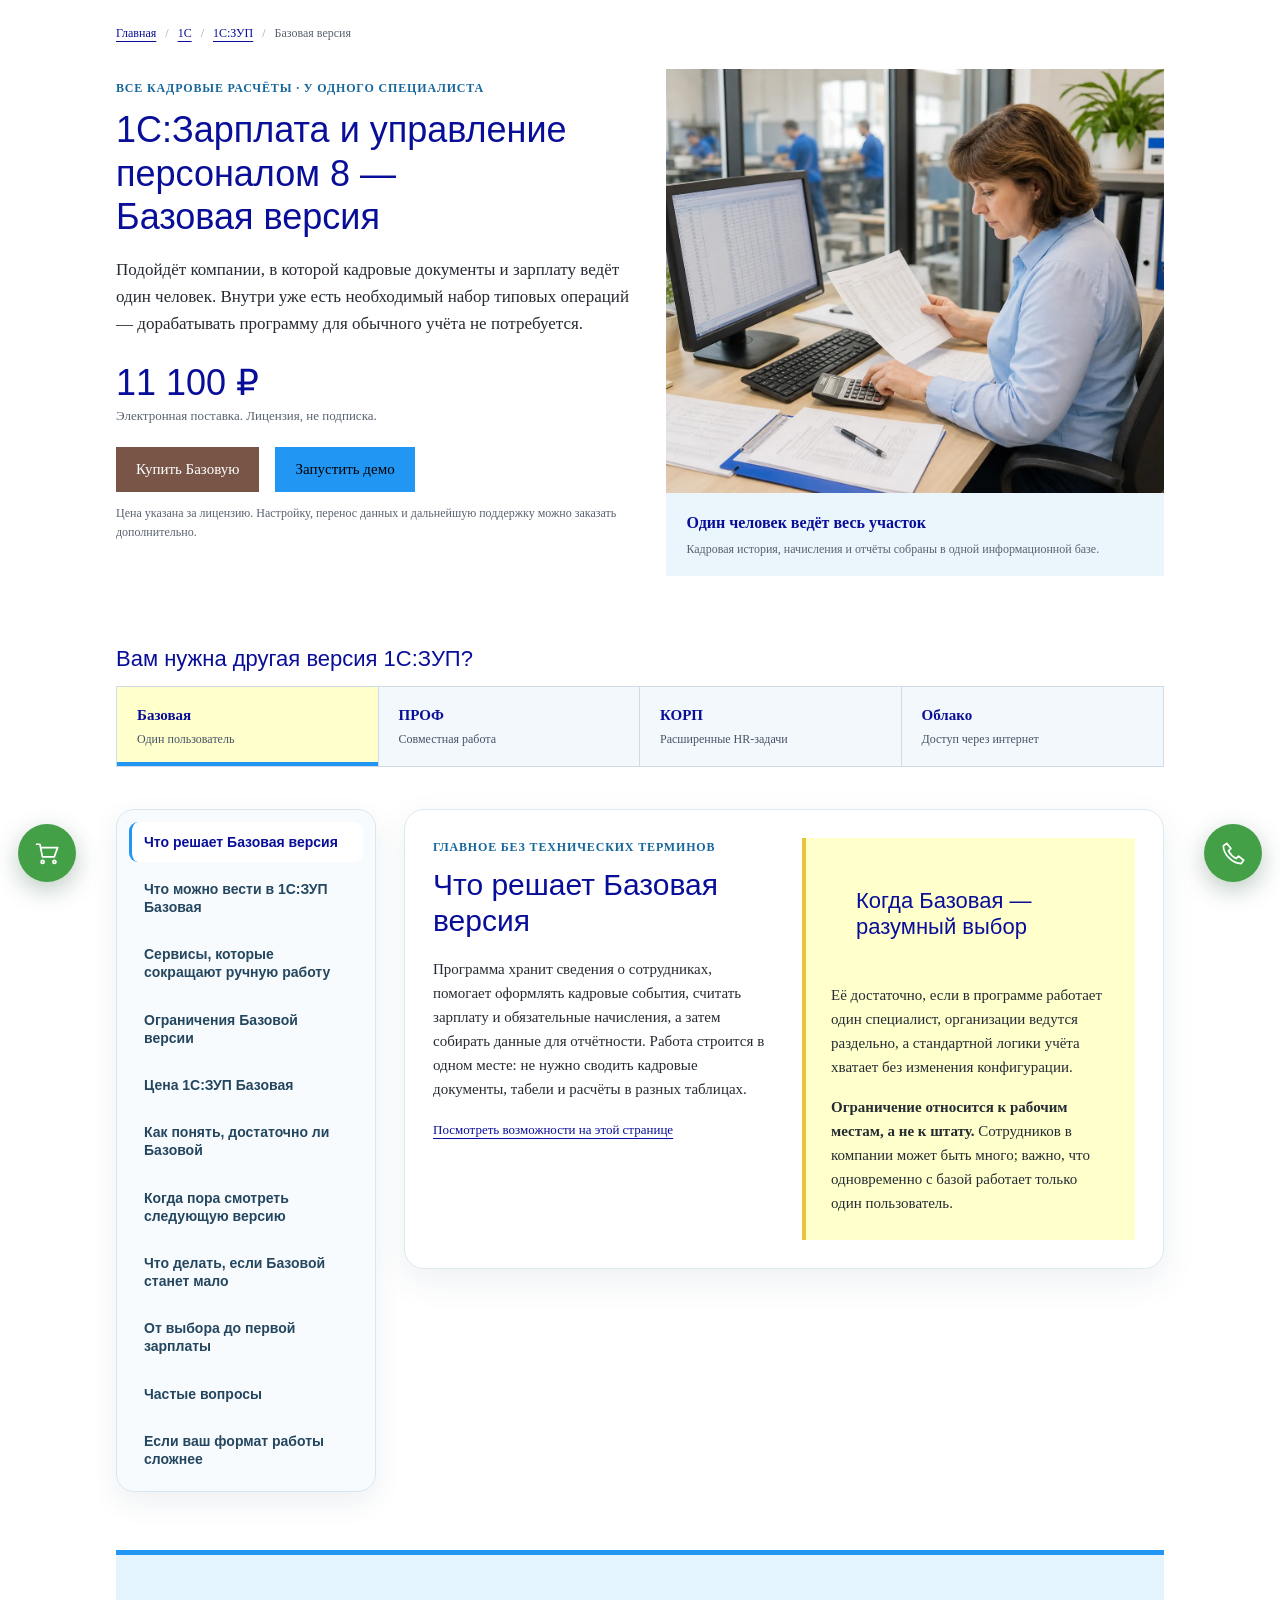
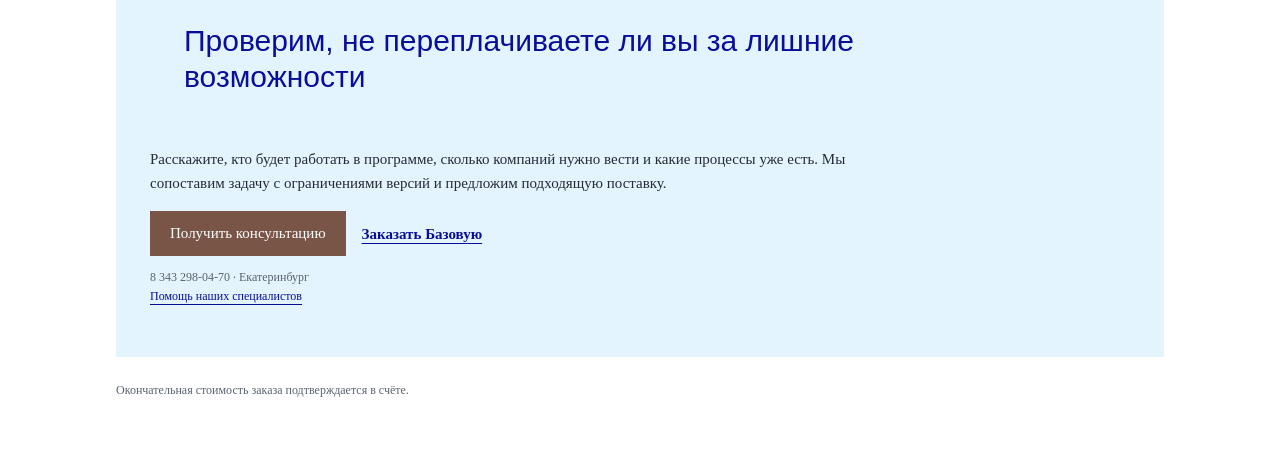
<file: index.html>
<!doctype html>
<html lang="ru">
<head>
  <meta charset="utf-8">
  <meta name="viewport" content="width=device-width, initial-scale=1">
  <title>1С:ЗУП Базовая — кадровый учёт и зарплата на одном рабочем месте</title>
  <meta name="description" content="Разбираем 1С:ЗУП Базовая без сложных формулировок: что умеет программа, кому подходит, чем ограничена и когда лучше выбрать ПРОФ или КОРП.">
  <meta name="robots" content="index,follow">
  <link rel="canonical" href="https://ekburg.1c-center.net/software-1c_business1c_zrp_uprav_personal_base.html">
  <meta property="og:title" content="1С:Зарплата и управление персоналом 8 — Базовая версия">
  <meta property="og:description" content="Кадровый учёт и расчёт зарплаты для компании, где с базой работает один специалист.">
  <meta property="og:type" content="website">
  <meta property="og:url" content="https://ekburg.1c-center.net/software-1c_business1c_zrp_uprav_personal_base.html">
  <meta property="og:image" content="https://ekburg.1c-center.net/zup-basic/assets/basic-payroll.webp">
  <meta property="og:locale" content="ru_RU">
  <link rel="stylesheet" href="style.css">
  <link rel="stylesheet" href="style-w3.css">
  <link rel="stylesheet" href="style-after-w3.css">
  <link rel="stylesheet" href="page.css">
  <link rel="stylesheet" href="experience.css">
  <script src="config.js" defer></script>
  <script src="page.js" defer></script>
  <script src="experience.js" defer></script>
</head>
<body class="zup-page">
  <a class="zup-skip" href="#zup-main">Перейти к содержанию</a>
  <main id="zup-main" class="zup w3-content w3-container" data-content-sections>
    <nav class="zup-crumbs addressbar" aria-label="Хлебные крошки">
      <a href="https://ekburg.1c-center.net/">Главная</a><b aria-hidden="true">/</b><a href="https://ekburg.1c-center.net/software-1c_software-1c.html">1С</a><b aria-hidden="true">/</b><a data-route="general" href="https://ekburg.1c-center.net/software-1c_business1c_zrp_uprav_personal.html">1С:ЗУП</a><b aria-hidden="true">/</b><em aria-current="page">Базовая версия</em>
    </nav>

    <section class="zup-hero" aria-labelledby="hero-title">
      <div class="zup-hero-copy">
        <p class="zup-kicker">Все кадровые расчёты · у одного специалиста</p>
        <h1 id="hero-title">1С:Зарплата и управление персоналом 8 — <strong>Базовая версия</strong></h1>
        <p class="zup-lead">Подойдёт компании, в которой кадровые документы и зарплату ведёт один человек. Внутри уже есть необходимый набор типовых операций — дорабатывать программу для обычного учёта не потребуется.</p>
        <div class="zup-hero-price"><strong data-price="basic">11 100 ₽</strong><small>Электронная поставка. Лицензия, не подписка.</small></div>
        <div class="zup-actions"><a class="w3-btn w3-brown" data-checkout href="https://ekburg.1c-center.net/basket.php?id=2900001856744&amp;users=0">Купить Базовую</a><button class="w3-btn w3-blue" type="button" data-demo>Запустить демо</button></div>
        <p class="zup-small">Цена указана за лицензию. Настройку, перенос данных и дальнейшую поддержку можно заказать дополнительно.</p>
      </div>
      <figure class="zup-hero-photo"><img src="assets/basic-payroll.webp" width="1536" height="1024" fetchpriority="high" alt="Специалист небольшой компании работает с кадровыми документами и зарплатой за одним компьютером"><figcaption><strong>Один человек ведёт весь участок</strong>Кадровая история, начисления и отчёты собраны в одной информационной базе.</figcaption></figure>
    </section>

    <section class="zup-version-switch" aria-labelledby="versions-title"><h2 id="versions-title">Вам нужна другая версия 1С:ЗУП?</h2><nav class="zup-tabs" aria-label="Версии 1С:ЗУП"><a class="is-active" aria-current="page" href="#hero-title">Базовая<small>Один пользователь</small></a><a data-route="prof" href="#prof">ПРОФ<small>Совместная работа</small></a><a data-route="corp" href="#corp">КОРП<small>Расширенные HR-задачи</small></a><a data-route="cloud" href="https://ekburg.1c-center.net/services_fresh.html">Облако<small>Доступ через интернет</small></a></nav></section>

    <section class="zup-section zup-two" id="about"><div><p class="zup-kicker">Главное без технических терминов</p><h2>Что решает Базовая версия</h2><p>Программа хранит сведения о сотрудниках, помогает оформлять кадровые события, считать зарплату и обязательные начисления, а затем собирать данные для отчётности. Работа строится в одном месте: не нужно сводить кадровые документы, табели и расчёты в разных таблицах.</p><a class="zup-source" href="#features">Посмотреть возможности на этой странице</a></div><aside class="zup-note"><h2>Когда Базовая — разумный выбор</h2><p>Её достаточно, если в программе работает один специалист, организации ведутся раздельно, а стандартной логики учёта хватает без изменения конфигурации.</p><p><strong>Ограничение относится к рабочим местам, а не к штату.</strong> Сотрудников в компании может быть много; важно, что одновременно с базой работает только один пользователь.</p></aside></section>

    <section class="zup-section" id="features"><h2>Что можно вести в 1С:ЗУП Базовая</h2><p class="zup-section-lead">Один рабочий контур для кадровика и расчётчика — от приёма человека до выплаты и обязательных отчётов.</p><div class="zup-feature-grid">
      <article><b>01</b><h3>Кадровые события</h3><p>Карточки работников, приём, перевод, отпуск и увольнение остаются в единой истории по каждому сотруднику.</p></article>
      <article><b>02</b><h3>Зарплата и выплаты</h3><p>Начисления выполняются по заданным правилам с учётом графиков, отсутствий, премий и удержаний.</p></article>
      <article><b>03</b><h3>НДФЛ и страховые взносы</h3><p>Обязательные суммы рассчитываются вместе с зарплатой и попадают в подготовленные для отчётности данные.</p></article>
      <article><b>04</b><h3>Время, отпуска и больничные</h3><p>Можно вести графики, табель, остатки отпусков и причины неявок, чтобы расчёт опирался на фактические данные.</p></article>
      <article><b>05</b><h3>Отчёты для работы и контроля</h3><p>Программа формирует регламентированные формы и понятные внутренние отчёты для кадров, бухгалтерии и руководителя.</p></article>
      <article><b>06</b><h3>Персональные данные</h3><p>Права доступа помогают разделить работу с конфиденциальной информацией и фиксировать действия пользователей.</p></article>
    </div></section>

    <section class="zup-section" id="services"><p class="zup-kicker">Подключаются при необходимости</p><h2>Сервисы, которые сокращают ручную работу</h2><div class="zup-feature-grid">
      <article><b>01</b><h3>Кабинет сотрудника</h3><p>Работники получают расчётные листки, смотрят остаток отпуска, отправляют заявления и заказывают справки онлайн.</p></article>
      <article><b>02</b><h3>Электронная отчётность</h3><p>Подготовленный отчёт можно проверить, подписать электронной подписью и отправить прямо из программы.</p></article>
      <article><b>03</b><h3>Обмен с банком</h3><p>Реестры по зарплатным проектам и связанные документы передаются без повторного набора одних и тех же сведений.</p></article>
      <article><b>04</b><h3>Информационная поддержка</h3><p>Справочные материалы, разборы изменений и практические инструкции помогают вести расчёты по актуальным правилам.</p></article>
    </div><p class="zup-small">Состав, доступность и стоимость подключаемых сервисов уточняются при заказе.</p></section>

    <section class="zup-section" id="limitations"><div class="zup-section-head"><div><p class="zup-kicker">Проверьте перед покупкой</p><h2>Ограничения Базовой версии</h2></div><a href="#comparison">Нужны другие возможности? <svg class="zup-arrow-down" aria-hidden="true" viewBox="0 0 20 20"><path d="M10 3v12m-5-5 5 5 5-5"/></svg></a></div><div class="zup-limit-grid">
      <article><h3>С базой работает один человек</h3><p>Подключить второго пользователя для одновременной работы нельзя. Если кадровик и бухгалтер должны заходить вместе, выбирайте ПРОФ.</p></article>
      <article><h3>Компании разделяются по базам</h3><p>Несколько организаций вести можно, но для каждой потребуется отдельная информационная база на том же компьютере.</p></article>
      <article><h3>Программный код не изменяется</h3><p>Обычные настройки доступны, обновления устанавливаются, но добавить собственную логику через доработку конфигурации не получится.</p></article>
    </div><details class="zup-details"><summary>Что важно знать о сервере, браузере и обменах</summary><p>Базовая поставка рассчитана на файловый режим: веб-клиента и клиент-серверного варианта нет. Она также не поддерживает распределённые базы, внешнее COM-соединение и Automation-сервер. Информационную базу из ПРОФ или КОРП нельзя просто открыть в Базовой версии.</p><a href="#comparison">Сверить ограничения по таблице</a></details></section>

    <section class="zup-section zup-price-block" id="price"><div><p class="zup-kicker">Понятная стоимость поставки</p><h2>Цена 1С:ЗУП Базовая</h2><p>Электронная лицензия<br>Артикул <b>2900001856744</b></p><strong class="zup-price" data-price="basic">11 100 ₽</strong><p class="zup-small">Итоговая сумма фиксируется в выставленном счёте.</p><a class="w3-btn w3-brown" data-checkout href="https://ekburg.1c-center.net/basket.php?id=2900001856744&amp;users=0">Заказать и получить счёт</a></div><div class="zup-service"><h3>Запуск можно доверить нам</h3><p>При необходимости установим программу, подготовим базу, перенесём исходные сведения и покажем ответственному сотруднику основные операции.</p><p>До начала работ согласуем, что именно требуется, и отдельно укажем стоимость услуг.</p><a href="https://ekburg.1c-center.net/support-1c_install1c.html">Установка и настройка 1С</a><br><a class="zup-secondary" href="tel:+73432980470">Обсудить задачу: 8 343 298-04-70</a></div></section>

    <section class="zup-section" id="comparison"><p class="zup-kicker">Сначала задачи — потом версия</p><h2>Как понять, достаточно ли Базовой</h2><p class="zup-small zup-table-hint">На телефоне таблица прокручивается по горизонтали.</p><div class="w3-responsive zup-table-wrap" role="region" aria-label="Сравнение версий, горизонтальная прокрутка" tabindex="0"><table class="w3-table w3-bordered zup-table"><caption>Практическая разница между версиями 1С:ЗУП</caption><thead><tr><th scope="col">Что требуется компании</th><th scope="col">Базовая</th><th scope="col">ПРОФ</th><th scope="col">КОРП</th></tr></thead><tbody>
      <tr><th scope="row">Расчёт зарплаты и кадровый учёт</th><td>Да</td><td>Да</td><td>Да</td></tr><tr><th scope="row">Одновременная работа с одной базой</th><td>1 пользователь</td><td>Несколько¹</td><td>Несколько¹</td></tr><tr><th scope="row">Несколько организаций в одной базе</th><td>Нет</td><td>Да</td><td>Да</td></tr><tr><th scope="row">Изменение конфигурации</th><td>Нет</td><td>Да</td><td>Да</td></tr><tr><th scope="row">Клиент-серверный вариант</th><td>Нет</td><td>Да¹</td><td>Да¹</td></tr><tr><th scope="row">Расширенные HR-процессы²</th><td>Нет</td><td>Нет</td><td>Да</td></tr><tr><th scope="row">Цена электронной поставки³</th><td><b>11 100 ₽</b></td><td>39 700 ₽</td><td>190 900 ₽</td></tr>
    </tbody></table></div><p class="zup-small">¹ Для дополнительных пользователей и серверного режима нужны подходящие лицензии. ² Речь о подборе, оценке, развитии и мотивации персонала. ³ В таблице показана стоимость основных электронных поставок без внедрения и дополнительных лицензий.</p><div class="zup-inline-cta"><p><strong>Остались сомнения?</strong><br>На общей странице собрали варианты поставки и сценарии использования.</p><a class="w3-btn w3-brown" data-route="general" href="https://ekburg.1c-center.net/software-1c_business1c_zrp_uprav_personal.html">Подобрать версию 1С:ЗУП</a></div></section>

    <section class="zup-section" id="growth"><h2>Когда пора смотреть следующую версию</h2><div class="zup-scenarios">
      <article class="w3-card-4" id="prof"><img src="assets/prof-team.webp" width="1536" height="1024" loading="lazy" alt="Кадровый специалист и расчётчик одновременно работают с общей информационной базой"><div><p class="zup-kicker">ПРОФ · единая база для команды</p><h3>Кадры и расчёт нельзя разводить по времени</h3><p>Выбирайте ПРОФ, когда нескольким специалистам нужен одновременный доступ, несколько компаний должны находиться в общей базе или требуется доработка программы.</p><a data-route="prof" href="prof.html">Изучить 1С:ЗУП ПРОФ →</a></div></article>
      <article class="w3-card-4" id="corp"><img src="assets/corp-hr.webp" width="1536" height="1024" loading="lazy" alt="HR-команда обсуждает подбор, оценку и развитие сотрудников"><div><p class="zup-kicker">КОРП · полный HR-контур</p><h3>Нужно управлять не только учётом, но и развитием людей</h3><p>КОРП нужен для процессов подбора, адаптации, оценки, обучения и мотивации, которые выходят за рамки расчёта зарплаты и кадрового делопроизводства.</p><a data-route="corp" href="https://ekburg.1c-center.net/software-1c_business1c_zrp_uprav_personal.html">Подобрать 1С:ЗУП КОРП →</a></div></article>
    </div></section>

    <section class="zup-section zup-two" id="upgrade"><div><p class="zup-kicker">Рост не потребует начинать учёт заново</p><h2>Что делать, если Базовой станет мало</h2></div><div><p>Поставку можно обновить до ПРОФ или КОРП. При переходе в пределах редакции 3 рабочие справочники, документы и накопленная история сохраняются.</p><p>Перед апгрейдом мы проверим вашу поставку и состояние базы, затем рассчитаем лицензию и необходимые работы. Это отдельная процедура, а не автоматическая смена тарифа.</p><a class="zup-source" href="#zayavka">Уточнить условия перехода у специалиста</a></div></section>

    <section class="zup-section" id="start"><h2>От выбора до первой зарплаты</h2><div class="zup-steps"><article><b>1</b><h3>Сверяем ваш сценарий</h3><p>Уточняем число пользователей, количество организаций и необходимость доработок.</p></article><article><b>2</b><h3>Выставляем счёт</h3><p>Вы заполняете данные в форме на этой странице и получаете платёжный документ.</p></article><article><b>3</b><h3>Готовим программу к работе</h3><p>После оплаты передаём электронную поставку, а при заказе услуг помогаем с установкой, данными и первыми настройками.</p></article></div></section>

    <section class="zup-section" id="faq"><h2>Частые вопросы</h2>
      <details class="zup-details"><summary>Какие задачи закрывает Базовая версия?</summary><p>В ней можно вести кадровые документы, рабочее время и отпуска, рассчитывать зарплату, НДФЛ и взносы, а также готовить данные для обязательной отчётности.</p></details>
      <details class="zup-details"><summary>Как быстро понять, подходит ли она компании?</summary><p>Если с базой работает один человек, каждую организацию допустимо вести отдельно и доработка программного кода не нужна, возможностей Базовой обычно достаточно.</p></details>
      <details class="zup-details"><summary>Что входит в цену 11 100 ₽?</summary><p>Это стоимость электронной поставки. Внедрение, перенос данных, обучение и сопровождение рассчитываются отдельно после уточнения объёма работ.</p></details>
      <details class="zup-details"><summary>Можно ли подключить второе рабочее место?</summary><p>Нет. Для одновременной работы кадровика, расчётчика или других специалистов потребуется версия ПРОФ либо КОРП и соответствующие лицензии.</p></details>
      <details class="zup-details"><summary>Как вести несколько юридических лиц?</summary><p>В Базовой для каждого юридического лица создаётся своя база. Если компаниям нужны общие справочники и одна информационная база, лучше выбрать ПРОФ.</p></details>
      <details class="zup-details"><summary>В чём практическая разница между Базовой и ПРОФ?</summary><p>ПРОФ рассчитана на командную работу, поддерживает несколько организаций в одной базе, серверный вариант и адаптацию конфигурации под процессы компании.</p></details>
      <details class="zup-details"><summary>Когда необходима КОРП?</summary><p>Когда к учёту зарплаты и кадров добавляются системный подбор, оценка, обучение, развитие, мотивация и другие задачи полноценной HR-службы.</p></details>
      <details class="zup-details"><summary>Сохранятся ли данные при переходе на ПРОФ?</summary><p>При корректном апгрейде в рамках редакции 3 рабочая информация переносится. До перехода специалист проверяет базу и составляет план обновления.</p></details>
      <details class="zup-details"><summary>Подойдёт ли Базовая для работы через браузер?</summary><p>Нет, у этой поставки нет веб-клиента. Для доступа из разных мест стоит рассмотреть облачный вариант 1С:ЗУП.</p><a data-route="cloud" href="https://ekburg.1c-center.net/services_fresh.html">Посмотреть облачное решение →</a></details>
    </section>

    <section class="zup-section" id="other"><h2>Если ваш формат работы сложнее</h2><div class="zup-other-grid"><article><h3>1С:ЗУП ПРОФ</h3><p>Для нескольких пользователей, общей базы компаний и доработки под внутренние процессы.</p><a data-route="prof" href="prof.html">Изучить ПРОФ →</a></article><article><h3>1С:ЗУП КОРП</h3><p>Для организации всего HR-цикла — от найма и адаптации до оценки и развития.</p><a data-route="corp" href="https://ekburg.1c-center.net/software-1c_business1c_zrp_uprav_personal.html">Подобрать КОРП →</a></article><article id="cloud-rent"><h3>1С:ЗУП в облаке</h3><p>Для доступа через интернет без привязки специалиста к одному офисному компьютеру.</p><a data-route="cloud" href="https://ekburg.1c-center.net/services_fresh.html">Выбрать облачный вариант →</a></article><article><h3>Аренда 1С</h3><p>Если вместо покупки удобнее ежемесячная модель, подберём размещение и нужный состав услуг.</p><a data-route="rent" href="tel:+73432980470">Обсудить аренду 1С →</a></article></div></section>

    <section class="zup-section zup-final" id="zayavka"><h2>Проверим, не переплачиваете ли вы за лишние возможности</h2><p>Расскажите, кто будет работать в программе, сколько компаний нужно вести и какие процессы уже есть. Мы сопоставим задачу с ограничениями версий и предложим подходящую поставку.</p><div class="zup-actions"><a class="w3-btn w3-brown" href="tel:+73432980470">Получить консультацию</a><a class="zup-secondary" data-checkout href="https://ekburg.1c-center.net/basket.php?id=2900001856744&amp;users=0">Заказать Базовую</a></div><p class="zup-small">8 343 298-04-70 · Екатеринбург<br><a href="https://ekburg.1c-center.net/support-1c_1c-consulting.html">Помощь наших специалистов</a></p></section>
    <p class="zup-small zup-reviewed">Окончательная стоимость заказа подтверждается в счёте.</p>
  </main>

  <dialog id="zup-checkout" class="zup-checkout" aria-labelledby="checkout-title"><div class="zup-dialog-head"><h2 id="checkout-title">Заказ 1С:ЗУП Базовая</h2><button type="button" data-close aria-label="Закрыть оформление заказа">×</button></div><p>Корзина откроется внутри страницы. Если встроенная форма не загрузилась, <a id="zup-checkout-fallback" href="https://ekburg.1c-center.net/basket.php?id=2900001856744&amp;users=0" target="_blank" rel="noopener">продолжите оформление на нашем сайте</a>.</p><iframe title="Форма заказа Базовой версии 1С:ЗУП" id="zup-checkout-frame" referrerpolicy="strict-origin-when-cross-origin"></iframe></dialog>
</body>
</html>
</file>
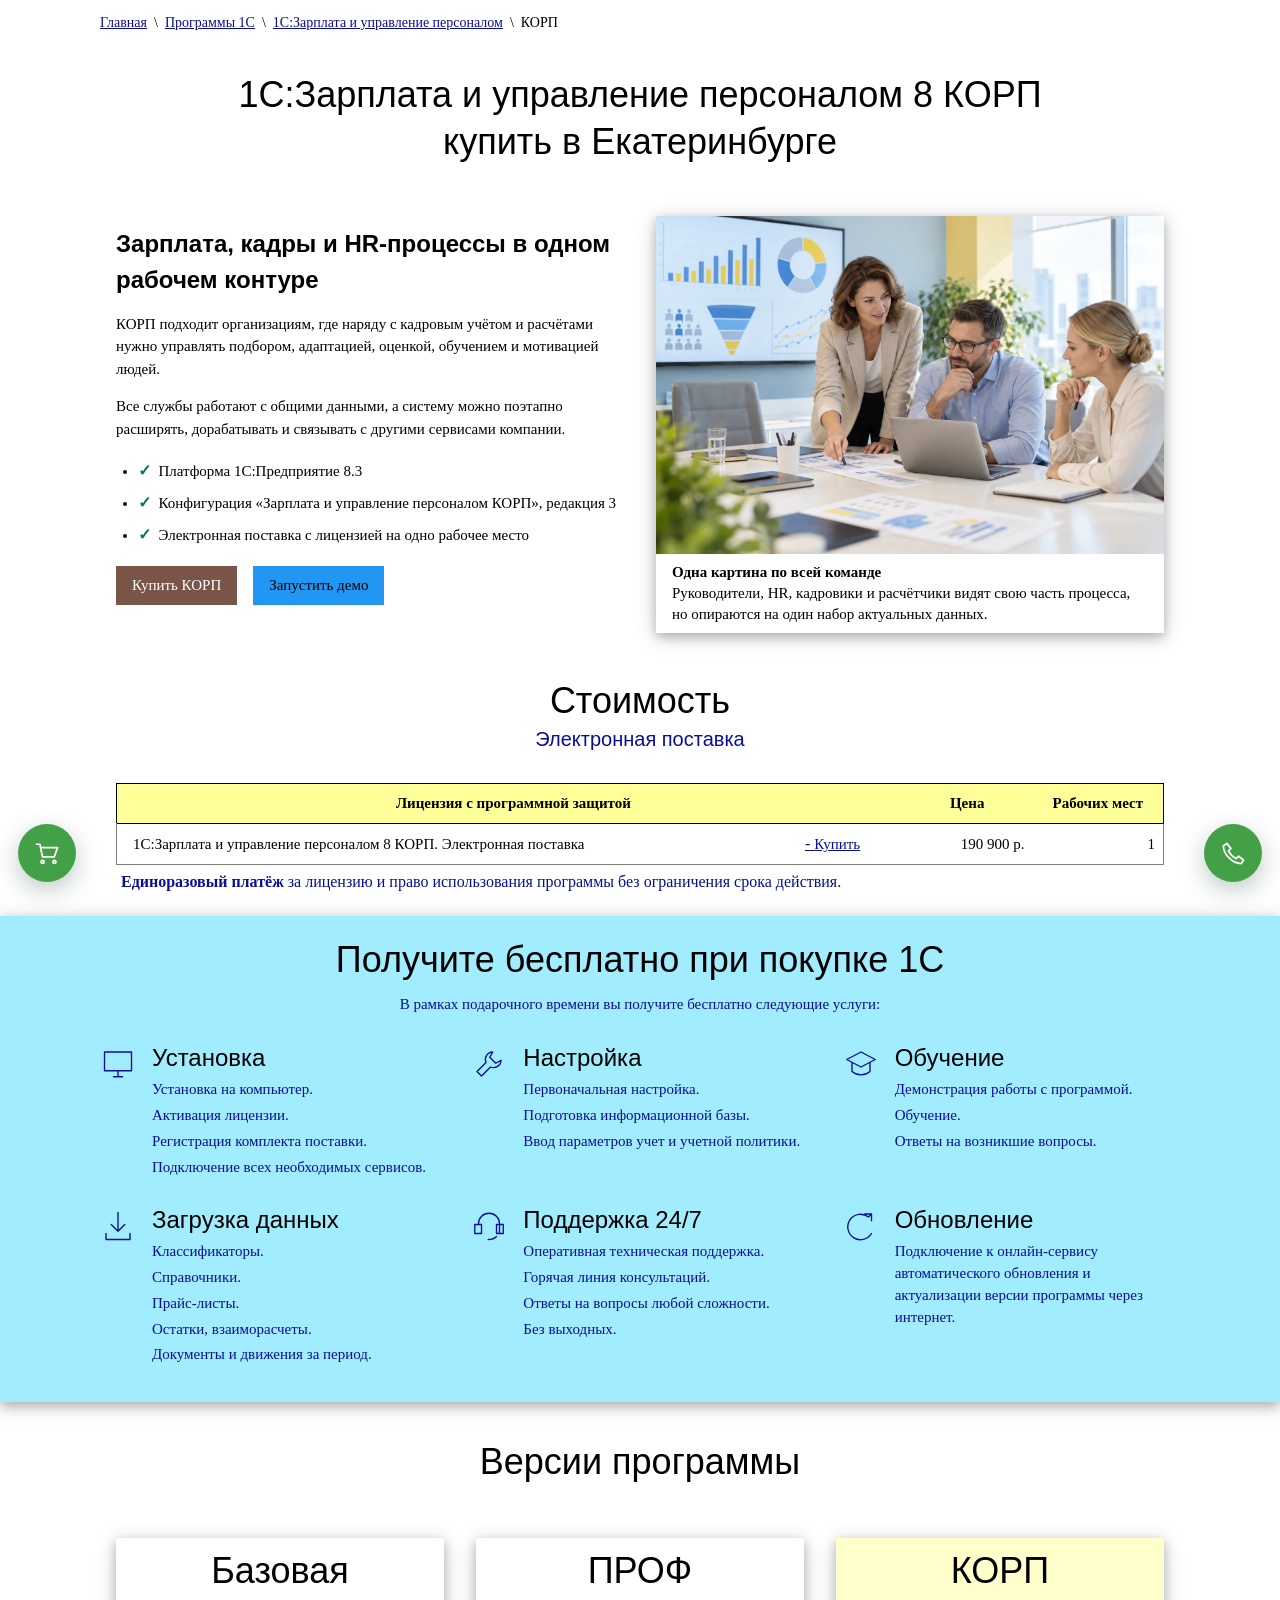
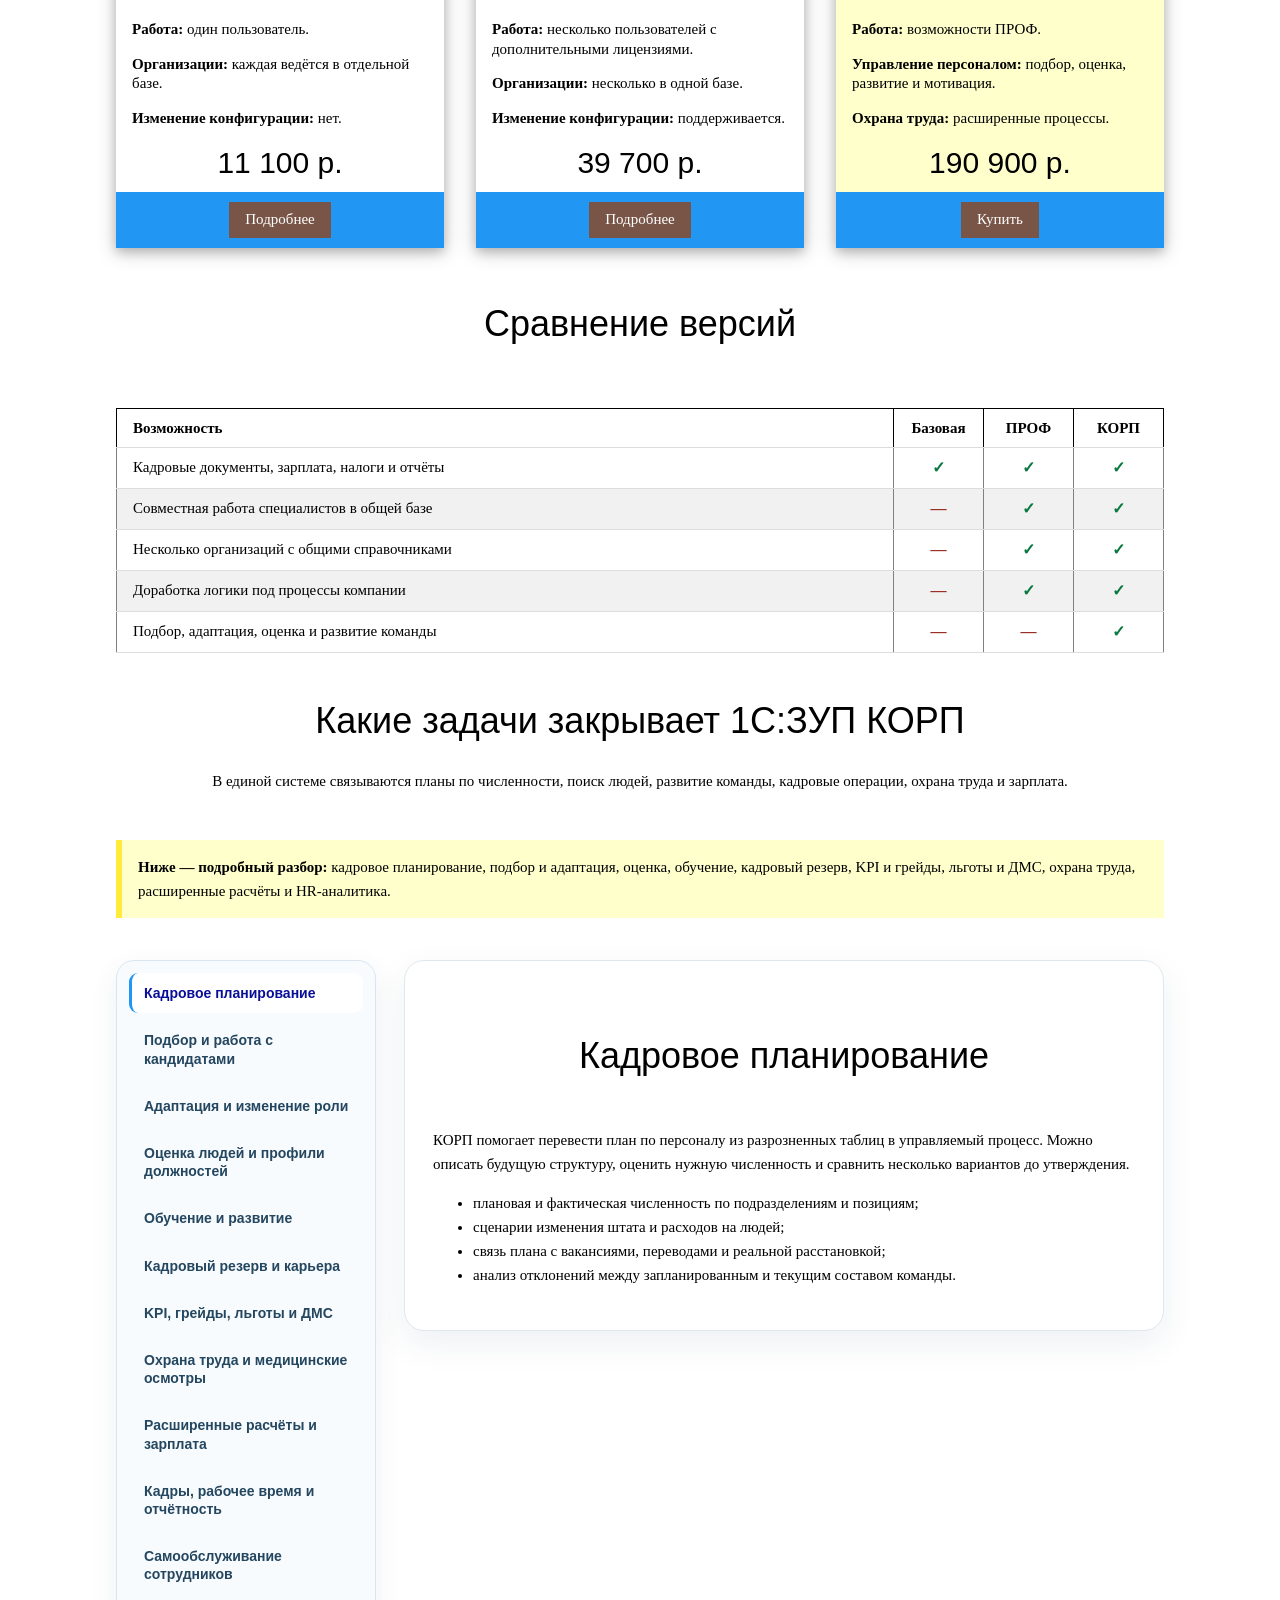
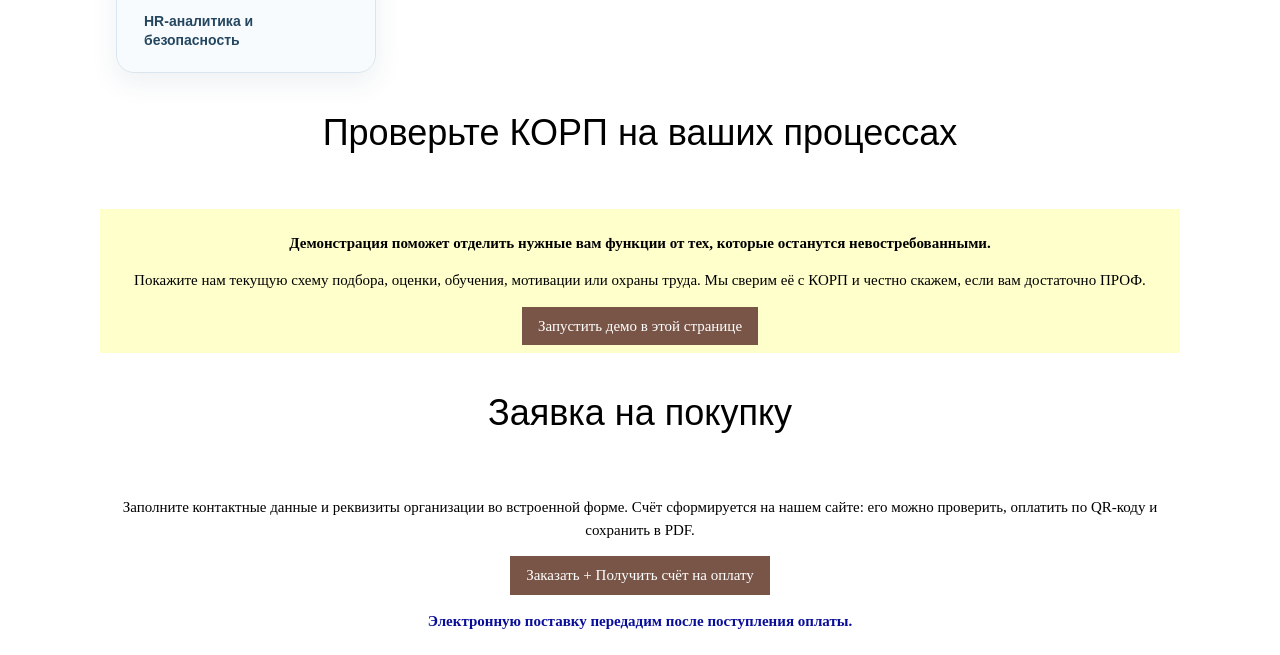
<file: corp.html>
<!doctype html>
<html lang="ru">
<head>
  <meta charset="utf-8">
  <meta name="viewport" content="width=device-width, initial-scale=1">
  <title>1С:Зарплата и управление персоналом 8 КОРП — купить в Екатеринбурге</title>
  <meta name="description" content="1С:ЗУП КОРП: расчёт зарплаты, кадры, подбор, адаптация, оценка, обучение, мотивация и охрана труда. Цена и оформление счёта на нашем сайте.">
  <meta name="robots" content="index,follow">
  <link rel="canonical" href="https://ekburg.1c-center.net/software-1c_business1c_zrp_uprav_personal_corp.html">
  <meta property="og:title" content="1С:Зарплата и управление персоналом 8 КОРП">
  <meta property="og:description" content="Единая система для зарплаты, кадрового учёта и полного цикла работы с персоналом.">
  <meta property="og:type" content="product">
  <meta property="og:site_name" content="1С-ЦЕНТР Программист">
  <meta property="og:image" content="assets/corp-strategy.webp">
  <link rel="stylesheet" href="style.css">
  <link rel="stylesheet" href="style-w3.css">
  <link rel="stylesheet" href="style-after-w3.css">
  <link rel="stylesheet" href="page.css">
  <link rel="stylesheet" href="experience.css">
  <style>
    .purchase-gifts-wrap {background:#a1ecff;}
    .purchase-gifts {display:grid;grid-template-columns:repeat(3,minmax(0,1fr));gap:26px 34px;text-align:left;}
    .purchase-gift {display:grid;grid-template-columns:42px minmax(0,1fr);gap:10px;align-content:start;}
    .purchase-gift h3 {margin:0 0 9px;}
    .purchase-gift ul {margin:0;padding:0;list-style:none;color:#090e99;line-height:1.45;}
    .purchase-gift li {margin:0 0 4px;}
    .feature-icon {width:36px;height:36px;stroke:#090e99;stroke-width:1.8;fill:none;stroke-linecap:round;stroke-linejoin:round;}
    .check {color:#08783f;font-size:1.35rem;font-weight:700;}
    .dash {color:#9b3028;font-size:1.35rem;font-weight:700;}
    @media (max-width:600px) {
      .purchase-gifts {grid-template-columns:1fr;gap:24px;}
    }
  </style>
  <script src="versions.js" defer></script>
  <script src="experience.js" defer></script>
</head>
<body class="zup-page" style="line-height:1;">
  <main id="content">
    <div class="w3-container w3-content addressbar w3-padding-16">
      <a href="https://ekburg.1c-center.net/">Главная</a> &nbsp;\&nbsp;
      <a href="https://ekburg.1c-center.net/software-1c_software-1c.html">Программы 1С</a> &nbsp;\&nbsp;
      <a href="https://ekburg.1c-center.net/software-1c_business1c_zrp_uprav_personal.html">1С:Зарплата и управление персоналом</a> &nbsp;\&nbsp; КОРП
    </div>

    <div class="w3-container w3-content w3-center w3-padding-16">
      <h1 style="line-height:1.3;">1С:Зарплата и управление персоналом 8 КОРП<br>купить в Екатеринбурге</h1>
    </div>

    <div class="w3-row w3-content w3-padding-16" style="line-height:1.5;">
      <div class="w3-half w3-padding">
        <p class="p3"><b>Зарплата, кадры и HR-процессы в одном рабочем контуре</b></p>
        <p>КОРП подходит организациям, где наряду с кадровым учётом и расчётами нужно управлять подбором, адаптацией, оценкой, обучением и мотивацией людей.</p>
        <p>Все службы работают с общими данными, а систему можно поэтапно расширять, дорабатывать и связывать с другими сервисами компании.</p>
        <ul style="padding-left:22px;">
          <li class="w3-padding-4"><span class="check" aria-hidden="true">✓</span>&nbsp; Платформа 1С:Предприятие 8.3</li>
          <li class="w3-padding-4"><span class="check" aria-hidden="true">✓</span>&nbsp; Конфигурация «Зарплата и управление персоналом КОРП», редакция 3</li>
          <li class="w3-padding-4"><span class="check" aria-hidden="true">✓</span>&nbsp; Электронная поставка с лицензией на одно рабочее место</li>
        </ul>
        <div class="zup-actions">
          <a class="w3-btn w3-brown" data-checkout href="https://ekburg.1c-center.net/basket.php?id=2900001850230&amp;users=0" rel="nofollow">Купить КОРП</a>
          <button class="w3-btn w3-blue" type="button" data-demo>Запустить демо</button>
        </div>
      </div>
      <div class="w3-half w3-padding">
        <div class="w3-card-4" style="position:relative;overflow:hidden;">
          <img src="assets/corp-strategy.webp" width="1536" height="1024" alt="HR-директор и руководители обсуждают кадровый план и показатели команды" style="width:100%;height:auto;display:block;">
          <div class="w3-container w3-padding" style="background:rgba(255,255,255,.9);line-height:1.4;">
            <b>Одна картина по всей команде</b><br>
            Руководители, HR, кадровики и расчётчики видят свою часть процесса, но опираются на один набор актуальных данных.
          </div>
        </div>
      </div>
    </div>

    <div class="w3-container w3-center w3-padding-16">
      <div class="p1 w3-center">Стоимость</div>
      <div class="p4 w3-center" style="color:#090E99;">Электронная поставка</div>
    </div>

    <div class="w3-row w3-content w3-center w3-padding">
      <div class="w3-responsive">
        <table class="w3-table w3-centered PriceTable" cellspacing="0" cellpadding="0" style="line-height:1.5;">
          <thead class="PriceTable">
            <tr>
              <th class="head_content w3-hide-small" colspan="2" style="vertical-align:middle;">Лицензия с программной защитой</th>
              <th class="head_content w3-hide-large w3-hide-medium" style="vertical-align:middle;">Лицензия</th>
              <th class="head_price w3-centered" style="vertical-align:middle;">Цена</th>
              <th class="head_hours w3-centered w3-hide-small" style="vertical-align:middle;">Рабочих мест</th>
            </tr>
          </thead>
          <tbody class="PriceTable">
            <tr>
              <td class="good" height="24">1С:Зарплата и управление персоналом 8 КОРП. Электронная поставка</td>
              <td class="buy w3-hide-small"><a class="abuy" data-checkout href="https://ekburg.1c-center.net/basket.php?id=2900001850230&amp;users=0" rel="nofollow"><span class="w3-hide-small">-&nbsp;</span>Купить</a></td>
              <td class="price_bordless">190&nbsp;900&nbsp;р.<span class="w3-hide-large w3-hide-medium"><br><a class="abuy" data-checkout href="https://ekburg.1c-center.net/basket.php?id=2900001850230&amp;users=0" rel="nofollow">Купить</a></span></td>
              <td class="price_bordless w3-hide-small">1</td>
            </tr>
          </tbody>
        </table>
      </div>
      <ul style="padding:5px 0 10px 5px;margin:0;line-height:1.5;">
        <li class="osn" style="padding:0 0 4px;margin:0;color:#090E99;list-style-type:none;"><b>Единоразовый платёж</b> за лицензию и право использования программы без ограничения срока действия.</li>
      </ul>
    </div>

    <div class="w3-container w3-padding-16 w3-card-4 purchase-gifts-wrap">
      <div class="w3-content w3-center">
        <h2 class="p1 w3-center">Получите бесплатно при покупке 1С</h2>
        <p style="color:#090e99;line-height:1.5;">В рамках подарочного времени вы получите бесплатно следующие услуги:</p>
      </div>
      <div class="w3-content purchase-gifts w3-padding-16">
        <article class="purchase-gift"><svg class="feature-icon" aria-hidden="true" viewBox="0 0 48 48"><rect x="6" y="8" width="36" height="25"/><path d="M18 41h12M24 33v8"/></svg><div><h3 class="p3">Установка</h3><ul><li>Установка на компьютер.</li><li>Активация лицензии.</li><li>Регистрация комплекта поставки.</li><li>Подключение всех необходимых сервисов.</li></ul></div></article>
        <article class="purchase-gift"><svg class="feature-icon" aria-hidden="true" viewBox="0 0 48 48"><path d="M29 8a10 10 0 0 0-9 14L8 34l6 6 12-12a10 10 0 0 0 14-9l-7 4-8-8z"/></svg><div><h3 class="p3">Настройка</h3><ul><li>Первоначальная настройка.</li><li>Подготовка информационной базы.</li><li>Ввод параметров учет и учетной политики.</li></ul></div></article>
        <article class="purchase-gift"><svg class="feature-icon" aria-hidden="true" viewBox="0 0 48 48"><path d="M5 18 24 8l19 10-19 10zM12 23v11c7 6 17 6 24 0V23"/></svg><div><h3 class="p3">Обучение</h3><ul><li>Демонстрация работы с программой.</li><li>Обучение.</li><li>Ответы на возникшие вопросы.</li></ul></div></article>
        <article class="purchase-gift"><svg class="feature-icon" aria-hidden="true" viewBox="0 0 48 48"><path d="M24 6v25m-9-9 9 9 9-9M8 34v8h32v-8"/></svg><div><h3 class="p3">Загрузка данных</h3><ul><li>Классификаторы.</li><li>Справочники.</li><li>Прайс-листы.</li><li>Остатки, взаиморасчеты.</li><li>Документы и движения за период.</li></ul></div></article>
        <article class="purchase-gift"><svg class="feature-icon" aria-hidden="true" viewBox="0 0 48 48"><path d="M10 21a14 14 0 0 1 28 0v13M10 22H5v12h9V22zm28 0h5v12h-9V22zM34 38c-3 3-7 4-11 4"/></svg><div><h3 class="p3">Поддержка 24/7</h3><ul><li>Оперативная техническая поддержка.</li><li>Горячая линия консультаций.</li><li>Ответы на вопросы любой сложности.</li><li>Без выходных.</li></ul></div></article>
        <article class="purchase-gift"><svg class="feature-icon" aria-hidden="true" viewBox="0 0 48 48"><path d="M38 17V8l-4 4a17 17 0 1 0 4 22M38 8h-9"/></svg><div><h3 class="p3">Обновление</h3><ul><li>Подключение к онлайн-сервису автоматического обновления и актуализации версии программы через интернет.</li></ul></div></article>
      </div>
    </div>

    <div class="w3-container w3-center w3-padding-16"><h2 class="p1 w3-center">Версии программы</h2></div>
    <div class="w3-row w3-content w3-center zup-version-cards" style="line-height:1.3;">
      <div class="w3-third"><div class="w3-card-4 w3-margin">
        <div class="w3-container"><h3 class="p1 w3-center">Базовая</h3></div>
        <div class="w3-container"><p class="w3-left-align"><b>Работа:</b> один пользователь.</p><p class="w3-left-align"><b>Организации:</b> каждая ведётся в отдельной базе.</p><p class="w3-left-align"><b>Изменение конфигурации:</b> нет.</p><div class="p2 w3-center">11&nbsp;100&nbsp;р.</div></div>
        <div class="w3-container w3-blue w3-padding-10"><a class="w3-btn w3-brown" href="index.html">Подробнее</a></div>
      </div></div>
      <div class="w3-third"><div class="w3-card-4 w3-margin">
        <div class="w3-container"><h3 class="p1 w3-center">ПРОФ</h3></div>
        <div class="w3-container"><p class="w3-left-align"><b>Работа:</b> несколько пользователей с дополнительными лицензиями.</p><p class="w3-left-align"><b>Организации:</b> несколько в одной базе.</p><p class="w3-left-align"><b>Изменение конфигурации:</b> поддерживается.</p><div class="p2 w3-center">39&nbsp;700&nbsp;р.</div></div>
        <div class="w3-container w3-blue w3-padding-10"><a class="w3-btn w3-brown" href="prof.html">Подробнее</a></div>
      </div></div>
      <div class="w3-third"><div class="w3-card-4 w3-margin w3-pale-yellow">
        <div class="w3-container"><h3 class="p1 w3-center">КОРП</h3></div>
        <div class="w3-container"><p class="w3-left-align"><b>Работа:</b> возможности ПРОФ.</p><p class="w3-left-align"><b>Управление персоналом:</b> подбор, оценка, развитие и мотивация.</p><p class="w3-left-align"><b>Охрана труда:</b> расширенные процессы.</p><div class="p2 w3-center">190&nbsp;900&nbsp;р.</div></div>
        <div class="w3-container w3-blue w3-padding-10"><a class="w3-btn w3-brown" data-checkout href="https://ekburg.1c-center.net/basket.php?id=2900001850230&amp;users=0" rel="nofollow">Купить</a></div>
      </div></div>
    </div>

    <div class="w3-container w3-center w3-padding-16"><h2 class="p1 w3-center">Сравнение версий</h2></div>
    <div class="w3-row w3-content w3-center w3-padding w3-margin-top">
      <div class="w3-responsive">
        <table class="w3-table-all" border="1" cellspacing="0" cellpadding="0" style="line-height:1.5;">
          <thead class="PriceTable"><tr><th height="32">Возможность</th><th width="90" class="w3-center">Базовая</th><th width="90" class="w3-center">ПРОФ</th><th width="90" class="w3-center">КОРП</th></tr></thead>
          <tbody class="PriceTable">
            <tr><td>Кадровые документы, зарплата, налоги и отчёты</td><td class="compare w3-center"><span class="check">✓</span></td><td class="compare w3-center"><span class="check">✓</span></td><td class="compare w3-center"><span class="check">✓</span></td></tr>
            <tr><td>Совместная работа специалистов в общей базе</td><td class="compare w3-center"><span class="dash">—</span></td><td class="compare w3-center"><span class="check">✓</span></td><td class="compare w3-center"><span class="check">✓</span></td></tr>
            <tr><td>Несколько организаций с общими справочниками</td><td class="compare w3-center"><span class="dash">—</span></td><td class="compare w3-center"><span class="check">✓</span></td><td class="compare w3-center"><span class="check">✓</span></td></tr>
            <tr><td>Доработка логики под процессы компании</td><td class="compare w3-center"><span class="dash">—</span></td><td class="compare w3-center"><span class="check">✓</span></td><td class="compare w3-center"><span class="check">✓</span></td></tr>
            <tr><td>Подбор, адаптация, оценка и развитие команды</td><td class="compare w3-center"><span class="dash">—</span></td><td class="compare w3-center"><span class="dash">—</span></td><td class="compare w3-center"><span class="check">✓</span></td></tr>
          </tbody>
        </table>
      </div>
    </div>

    <div class="w3-container w3-center w3-padding-16"><h2 class="p1 w3-center">Какие задачи закрывает 1С:ЗУП КОРП</h2><p style="line-height:1.5;">В единой системе связываются планы по численности, поиск людей, развитие команды, кадровые операции, охрана труда и зарплата.</p></div>

    <div class="w3-container w3-content" style="line-height:1.6;" data-long-content>
      <div class="w3-panel w3-pale-yellow w3-leftbar w3-border-yellow">
        <p><b>Ниже — подробный разбор:</b> кадровое планирование, подбор и адаптация, оценка, обучение, кадровый резерв, KPI и грейды, льготы и ДМС, охрана труда, расширенные расчёты и HR-аналитика.</p>
      </div>

      <h2 class="p1 w3-center">Кадровое планирование</h2>
      <p>КОРП помогает перевести план по персоналу из разрозненных таблиц в управляемый процесс. Можно описать будущую структуру, оценить нужную численность и сравнить несколько вариантов до утверждения.</p>
      <ul>
        <li>плановая и фактическая численность по подразделениям и позициям;</li>
        <li>сценарии изменения штата и расходов на людей;</li>
        <li>связь плана с вакансиями, переводами и реальной расстановкой;</li>
        <li>анализ отклонений между запланированным и текущим составом команды.</li>
      </ul>

      <h2 class="p1 w3-center">Подбор и работа с кандидатами</h2>
      <figure class="zup-content-photo"><img src="assets/corp-recruitment.webp" width="1536" height="1024" loading="lazy" alt="HR-специалисты проводят структурированное собеседование с кандидатом"><figcaption><strong>От заявки до выхода на работу</strong>Каждый этап подбора остаётся в истории вакансии и кандидата.</figcaption></figure>
      <p>Руководитель создаёт потребность в сотруднике, HR согласует условия и ведёт кандидата по этапам. Резюме попадают в общую базу из подключённых площадок, файлов, почты или внутреннего резерва.</p>
      <ul>
        <li>заявки на подбор и маршруты их согласования;</li>
        <li>единая карточка кандидата с резюме, контактами и историей общения;</li>
        <li>письма и сообщения по шаблонам, включая отложенную отправку;</li>
        <li>календарь встреч, переговорных и участников интервью;</li>
        <li>воронка по вакансиям, источникам, срокам закрытия и причинам отказа.</li>
      </ul>
      <p>При повторном обращении система покажет прошлую историю. Аналитика помогает сравнить каналы привлечения не только по числу резюме, но и по тому, сколько наймов дали людей, оставшихся в компании.</p>

      <h2 class="p1 w3-center">Адаптация и изменение роли</h2>
      <p>После решения о приёме программа может раздать задачи всем, кто готовит выход новичка: кадровику, администратору, наставнику и руководителю. HR видит просрочки и критические шаги, а исполнители получают напоминания.</p>
      <p>Маршрут можно собрать заранее в профиле должности: какие знания нужны, кто проводит знакомство с процессами и к какому сроку ожидается результат. Тот же принцип применяется при переводе или увольнении.</p>

      <h2 class="p1 w3-center">Оценка людей и профили должностей</h2>
      <p>Профиль должности фиксирует, что человек должен делать, какие знания и качества ему нужны, чем проверять кандидата и как развивать нового сотрудника. Один набор критериев связывает подбор, оценку, обучение и кадровые решения.</p>
      <ul>
        <li>структурированное digital-интервью с едиными вопросами и критериями;</li>
        <li>тестирование кандидатов и сотрудников;</li>
        <li>оценка по методике 360° с контролем анкет и респондентов;</li>
        <li>сопоставление компетенций человека с целевым профилем;</li>
        <li>использование итогов для плана развития, аттестации или кадрового резерва.</li>
      </ul>

      <h2 class="p1 w3-center">Обучение и развитие</h2>
      <p>Потребность в обучении может появиться из заявки руководителя, оценки, адаптации или индивидуального плана. КОРП связывает этот запрос с конкретным мероприятием, затратами, результатом и сроком.</p>
      <ul>
        <li>планирование внутренних и внешних мероприятий;</li>
        <li>заявки руководителей и отклики самих сотрудников;</li>
        <li>учёт бюджета, длительности и количества участников;</li>
        <li>собственные электронные курсы и тесты либо загрузка готовых;</li>
        <li>контроль прохождения и качества обучения.</li>
      </ul>
      <p>В личном кабинете человек видит назначенные курсы и проходит тесты. При ученическом договоре можно вести условия компенсации затрат и учесть их при досрочном увольнении.</p>

      <h2 class="p1 w3-center">Кадровый резерв и карьера</h2>
      <p>Резерв формируется не как список «на будущее», а как набор целевых позиций, требований и планов подготовки. Кандидата можно подобрать по заданным критериям, по итогам аттестации или по решению комиссии.</p>
      <p>Для резервиста составляется программа развития: чему нужно научиться, какие компетенции усилить и когда повторно оценить готовность. Отчёты показывают состав резерва и степень подготовки к перемещению.</p>

      <h2 class="p1 w3-center">KPI, грейды, льготы и ДМС</h2>
      <p>КОРП позволяет связать вознаграждение с целями компании, подразделения или должности. Показатели могут иметь разный вес, рассчитываться по факту либо по соотношению плана и факта. Из оценки можно получить премию при ежемесячном расчёте или отдельном приказе.</p>
      <ul>
        <li>расшифровка итоговой оценки по каждому показателю;</li>
        <li>грейды должностей и прозрачные диапазоны оплаты;</li>
        <li>наборы льгот для категорий персонала;</li>
        <li>учёт договов ДМС, прикрепления и открепления работников и членов их семей;</li>
        <li>анализ плановых и фактических расходов на социальные программы.</li>
      </ul>

      <h2 class="p1 w3-center">Охрана труда и медицинские осмотры</h2>
      <figure class="zup-content-photo"><img src="assets/corp-safety.webp" width="1536" height="1024" loading="lazy" alt="Специалист по охране труда проверяет данные на планшете в производственном цехе"><figcaption><strong>Сроки и риски под контролем</strong>Кадровые данные, условия работы, инструктажи и медосмотры связаны между собой.</figcaption></figure>
      <p>Специалист по охране труда видит, какие требования относятся к конкретному рабочему месту и кто из сотрудников должен пройти обучение, проверку знаний или медосмотр. Напоминания помогают не пропускать сроки.</p>
      <ul>
        <li>предварительные и периодические медосмотры, психиатрические освидетельствования и заключения;</li>
        <li>инструктажи, обучение по охране труда и протоколы проверки знаний;</li>
        <li>подготовка, проведение и фиксация результатов специальной оценки условий труда;</li>
        <li>несчастные случаи, комиссии, мероприятия и отчётные документы;</li>
        <li>средства индивидуальной защиты и нормы их выдачи.</li>
      </ul>
      <p>Если медицинское заключение выявило ограничения, из того же контура можно передать основание для кадрового решения о переводе или изменении условий работы.</p>

      <h2 class="p1 w3-center">Расширенные расчёты и зарплата</h2>
      <p>Версия включает всё, что требуется для регламентированной зарплаты: начисления, удержания, НДФЛ, страховые взносы, выплаты, электронные больничные и отчётность. К этому добавлены сценарии для сложных и нестандартных расчётов.</p>
      <ul>
        <li>управленческая часть вознаграждения с набором разных начислений;</li>
        <li>разделение общего расчёта между несколькими ответственными и документами;</li>
        <li>отдельный учёт выплат по длительным договорам, не относящихся к зарплате;</li>
        <li>дополнительная компенсация при досрочном увольнении по сокращению;</li>
        <li>налоговые сценарии для отдельных категорий нерезидентов и международных соглашений;</li>
        <li>контроль перечислений НДФЛ и расчётов с бюджетом.</li>
      </ul>
      <p>Сложный процесс можно разделить по ролям: один специалист готовит начисления, другой проверяет удержания и налоги, третий формирует выплаты. Каждый видит свою зону ответственности.</p>

      <h2 class="p1 w3-center">Кадры, рабочее время и отчётность</h2>
      <p>КОРП не заменяет HR-функциями привычную расчётно-кадровую часть, а включает её целиком. В базе оформляются трудовые отношения, приёмы, переводы, отпуска, командировки и увольнения.</p>
      <ul>
        <li>штатное расписание с историей изменений;</li>
        <li>разные графики, суммированный учёт, неполное время и табель;</li>
        <li>воинский учёт и документы по бронированию;</li>
        <li>электронная трудовая история и кадровые печатные формы;</li>
        <li>электронные больничные, СЭДО и прямые выплаты;</li>
        <li>регламентированные, статистические и внутренние отчёты.</li>
      </ul>
      <p>Статус оригиналов документов можно фиксировать прямо в системе: ещё не распечатан, передан на подпись или уже вернулся. Это особенно полезно при распределённой структуре.</p>

      <h2 class="p1 w3-center">Самообслуживание сотрудников</h2>
      <p>Часть рутинных обращений передаётся в личный кабинет. Сотрудник может получить расчётный листок, проверить остаток отпуска, отправить заявление, заказать справку, изменить личные сведения, увидеть задачи адаптации или обучения.</p>
      <p>Руководителю доступны согласования, информация о команде и заявки на подбор или обучение. Права определяют, какие сведения видит каждая роль. Так HR-служба снимает часть повторяющейся нагрузки, не открывая лишнего доступа к персональным данным.</p>

      <h2 class="p1 w3-center">HR-аналитика и безопасность</h2>
      <p>Отчёты опираются на связанные данные: источник кандидата, срок найма, текучесть, результаты оценки, затраты на обучение, KPI, льготы, численность и фонд оплаты труда. Руководитель может смотреть динамику, а не сводить вручную отчёты разных служб.</p>
      <p>Доступ к информации разделяется по ролям и зонам ответственности. События обращения к защищаемым сведениям и согласия работников остаются в системе. Конкретная схема защиты и размещения базы проектируется при внедрении.</p>
    </div>

    <div class="w3-container w3-center w3-padding-16"><h2 class="p1 w3-center">Проверьте КОРП на ваших процессах</h2></div>
    <div class="w3-row w3-content w3-center w3-padding w3-margin-top" style="background:#ffffcc;line-height:1.5;">
      <p><b>Демонстрация поможет отделить нужные вам функции от тех, которые останутся невостребованными.</b></p>
      <p>Покажите нам текущую схему подбора, оценки, обучения, мотивации или охраны труда. Мы сверим её с КОРП и честно скажем, если вам достаточно ПРОФ.</p>
      <button class="w3-btn w3-brown" type="button" data-demo>Запустить демо в этой странице</button>
    </div>

    <div class="w3-container w3-center w3-padding-16"><h2 class="p1 w3-center">Заявка на покупку</h2></div>
    <div class="w3-row w3-content w3-center w3-padding" style="line-height:1.5;">
      <p>Заполните контактные данные и реквизиты организации во встроенной форме. Счёт сформируется на нашем сайте: его можно проверить, оплатить по QR-коду и сохранить в PDF.</p>
      <a class="w3-btn w3-brown" data-checkout href="https://ekburg.1c-center.net/basket.php?id=2900001850230&amp;users=0" rel="nofollow">Заказать + Получить счёт на оплату</a>
      <p style="color:#090E99;"><b>Электронную поставку передадим после поступления оплаты.</b></p>
    </div>
  </main>

  <dialog class="zup-checkout" aria-labelledby="checkout-title">
    <div class="zup-dialog-head"><h2 id="checkout-title">Заказ 1С:ЗУП КОРП</h2><button type="button" data-close aria-label="Закрыть оформление заказа">×</button></div>
    <p>Форма заказа загружается прямо на этой странице, поэтому возвращаться к выбору товара не потребуется.</p>
    <iframe title="Форма заказа 1С:ЗУП КОРП"></iframe>
  </dialog>
</body>
</html>
</file>
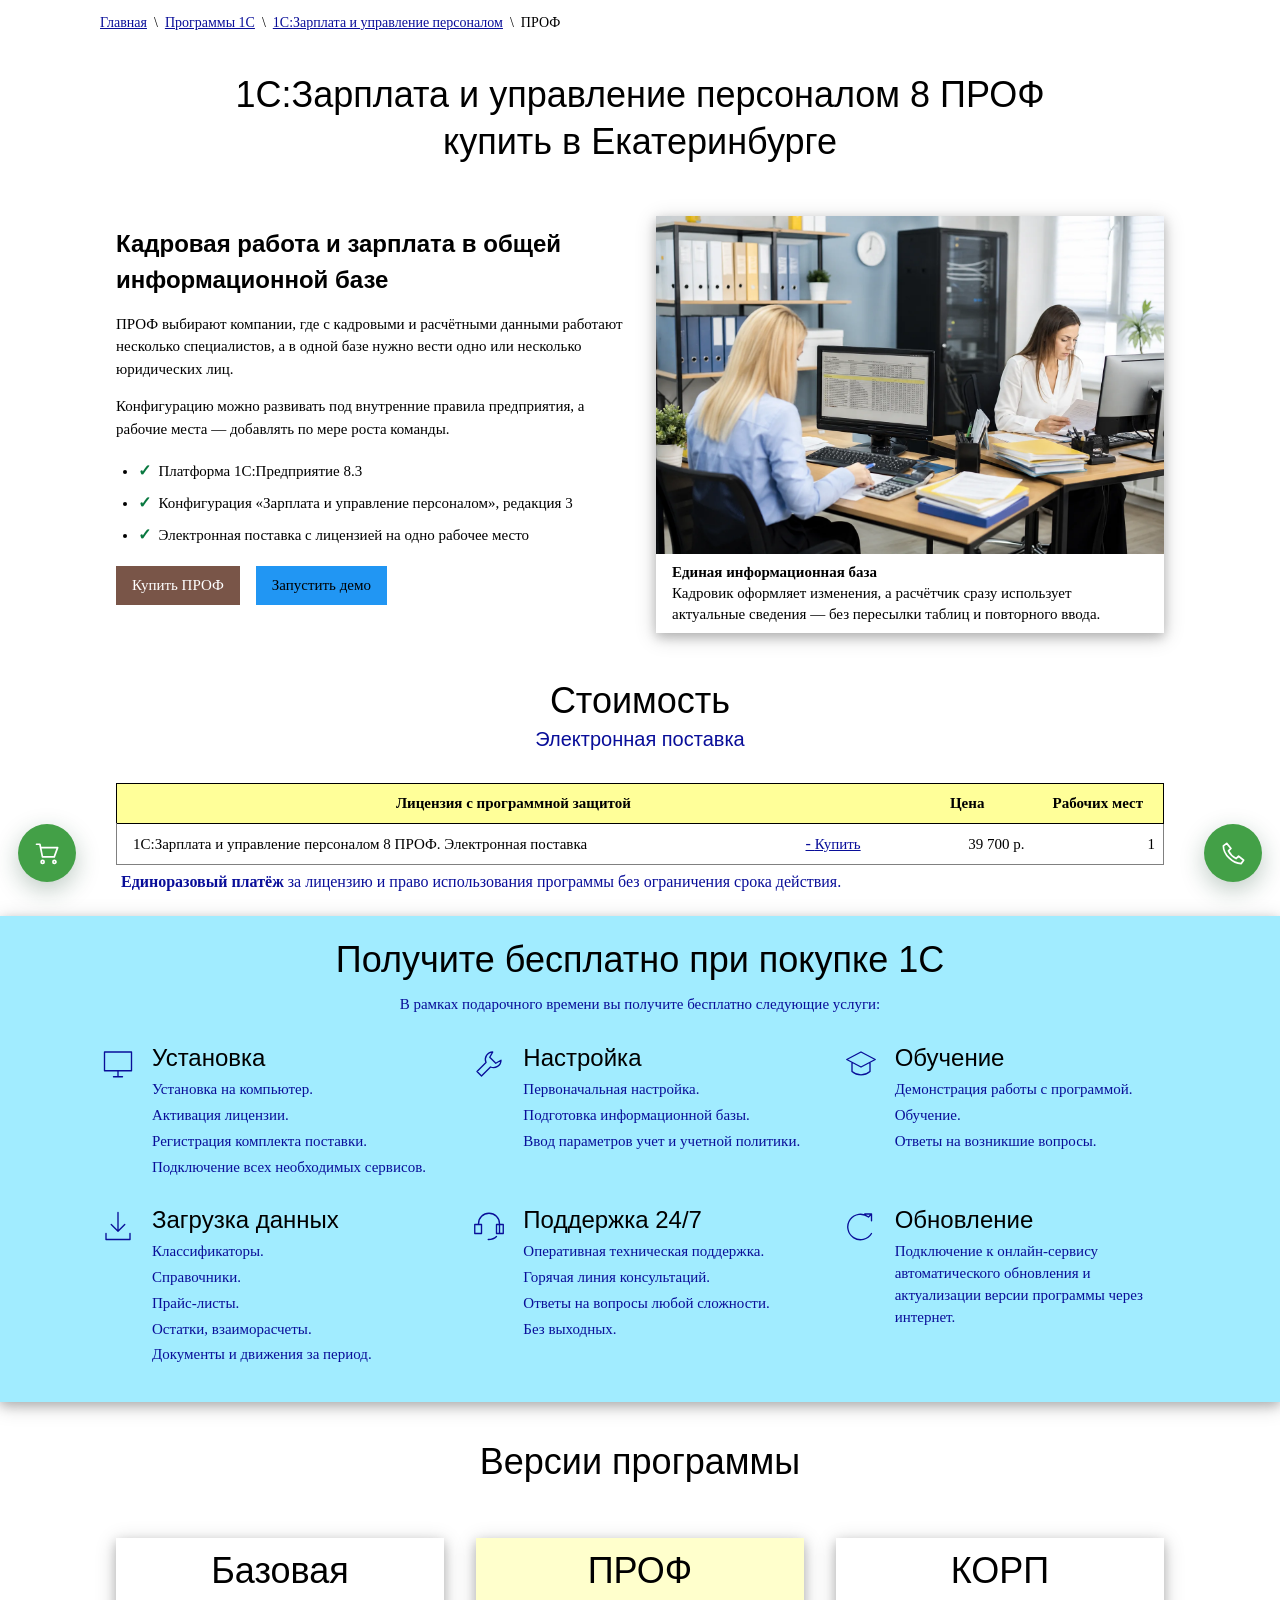
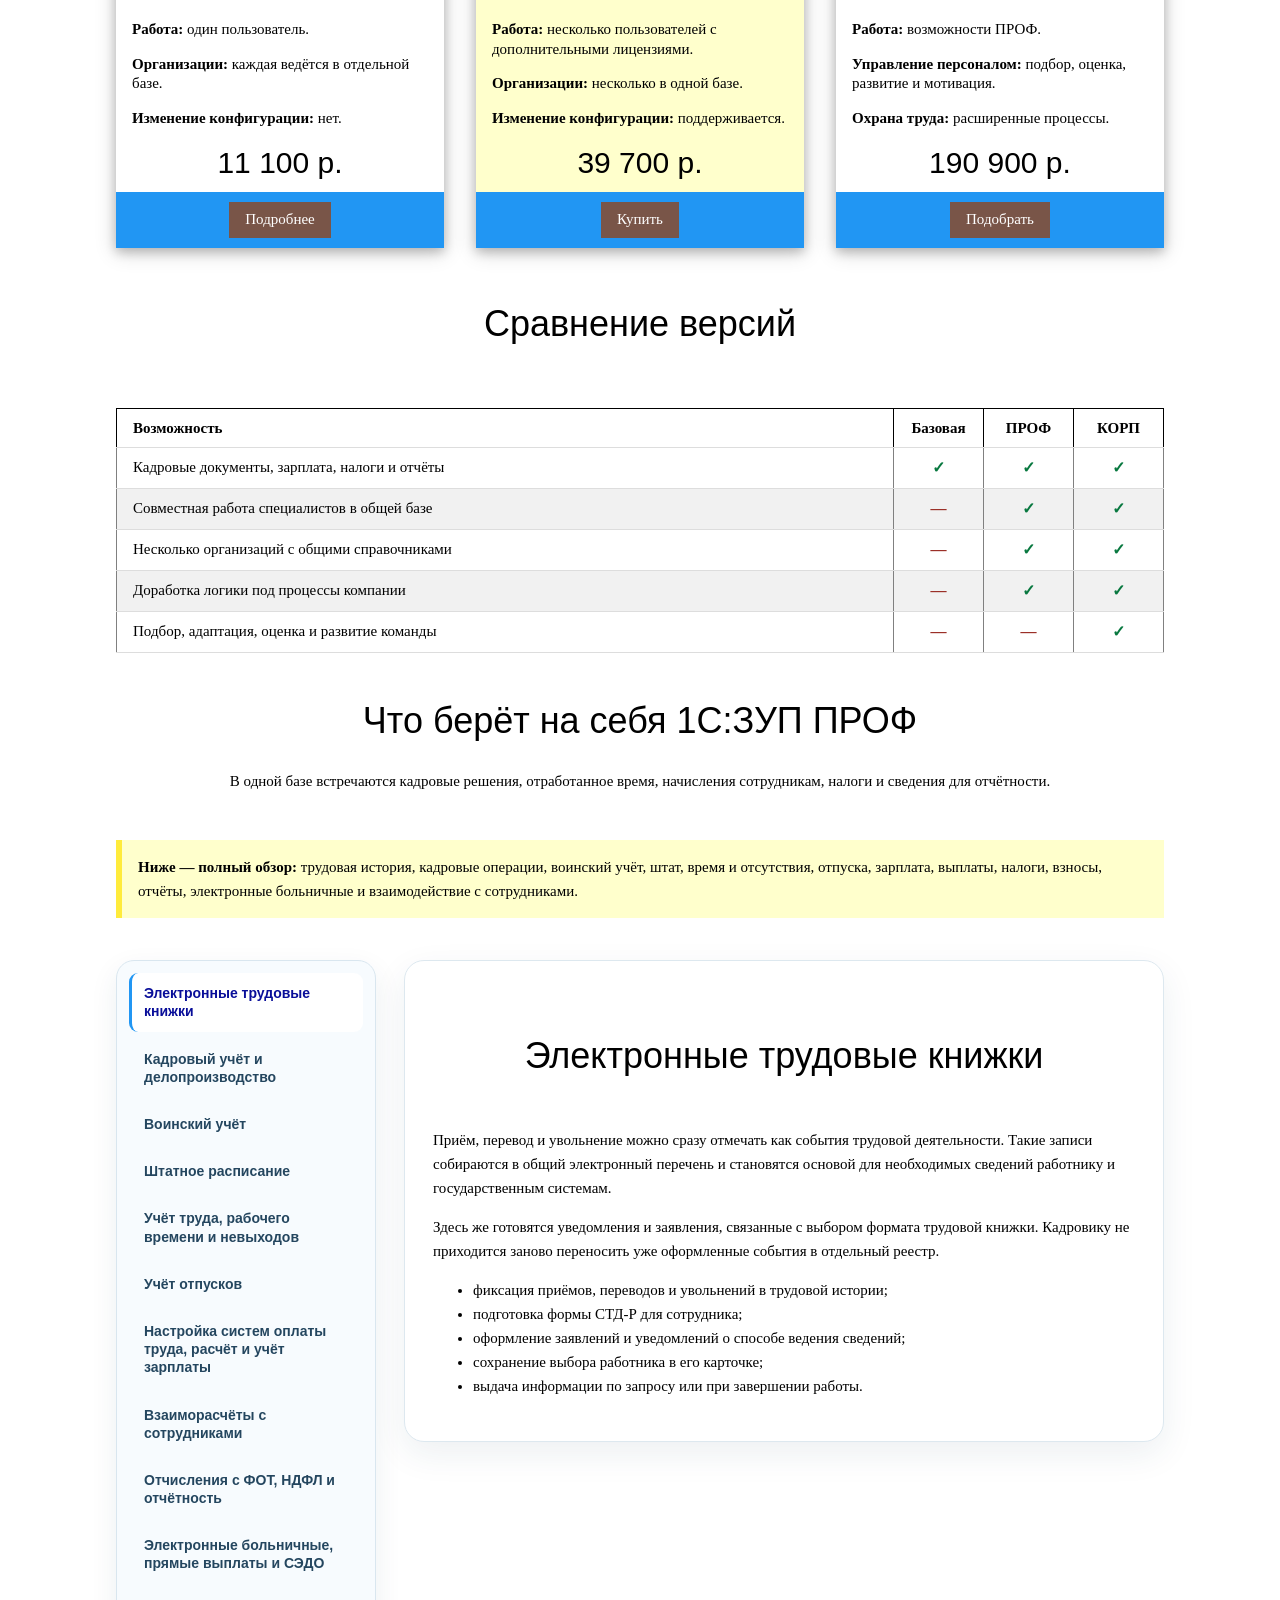
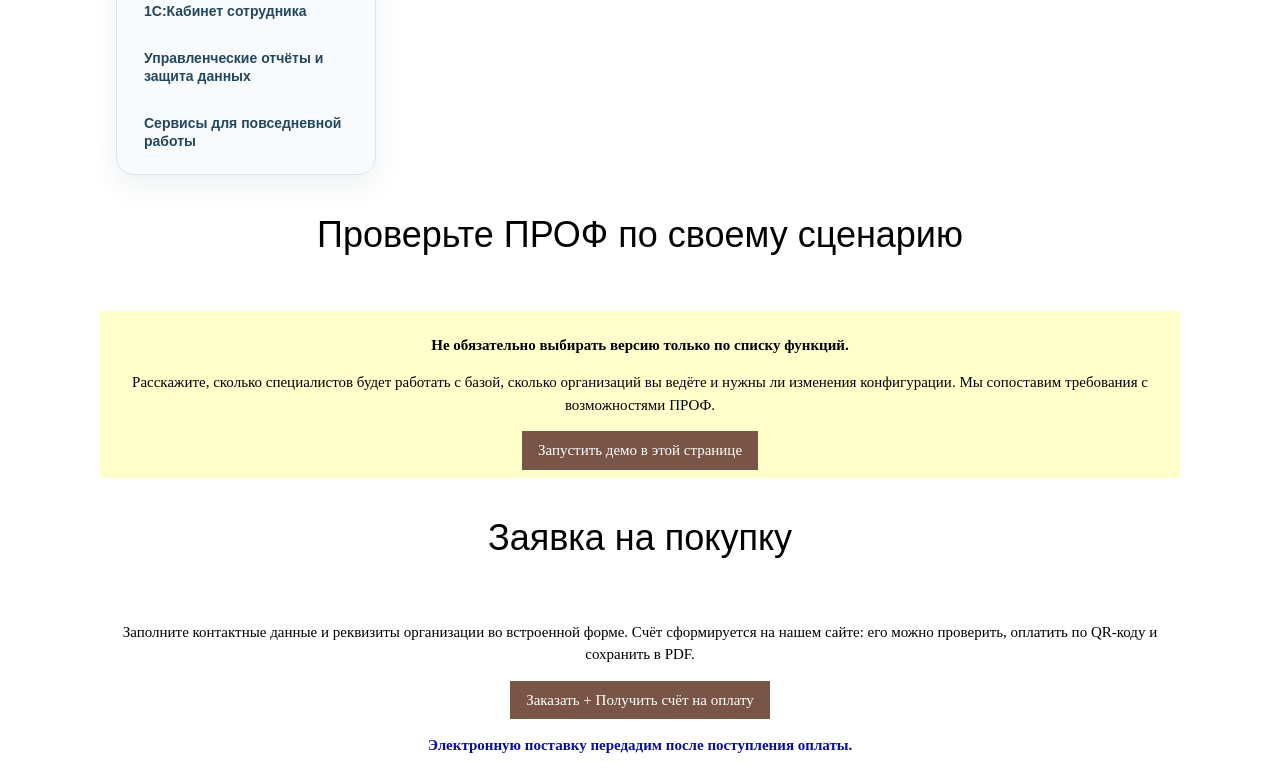
<file: prof.html>
<!doctype html>
<html lang="ru">
<head>
  <meta charset="utf-8">
  <meta name="viewport" content="width=device-width, initial-scale=1">
  <title>1С:Зарплата и управление персоналом 8 ПРОФ — купить в Екатеринбурге</title>
  <meta name="description" content="1С:ЗУП ПРОФ для совместной работы кадровой службы и расчётчиков: возможности, отличия версий, цена электронной поставки и оформление счёта на нашем сайте.">
  <meta name="robots" content="index,follow">
  <link rel="canonical" href="https://ekburg.1c-center.net/software-1c_business1c_zrp_uprav_personal_prof.html">
  <meta property="og:title" content="1С:Зарплата и управление персоналом 8 ПРОФ">
  <meta property="og:description" content="Кадры, зарплата, налоги, отчётность и работа нескольких специалистов в общей базе.">
  <meta property="og:type" content="product">
  <meta property="og:site_name" content="1С-ЦЕНТР Программист">
  <meta property="og:image" content="assets/prof-team.webp">
  <link rel="stylesheet" href="style.css">
  <link rel="stylesheet" href="style-w3.css">
  <link rel="stylesheet" href="style-after-w3.css">
  <link rel="stylesheet" href="page.css">
  <link rel="stylesheet" href="experience.css">
  <style>
    .purchase-gifts-wrap {background:#a1ecff;}
    .purchase-gifts {display:grid;grid-template-columns:repeat(3,minmax(0,1fr));gap:26px 34px;text-align:left;}
    .purchase-gift {display:grid;grid-template-columns:42px minmax(0,1fr);gap:10px;align-content:start;}
    .purchase-gift h3 {margin:0 0 9px;}
    .purchase-gift ul {margin:0;padding:0;list-style:none;color:#090e99;line-height:1.45;}
    .purchase-gift li {margin:0 0 4px;}
    .feature-icon {width:36px;height:36px;stroke:#090e99;stroke-width:1.8;fill:none;stroke-linecap:round;stroke-linejoin:round;}
    .check {color:#08783f;font-size:1.35rem;font-weight:700;}
    .dash {color:#9b3028;font-size:1.35rem;font-weight:700;}
    @media (max-width:600px) {
      .purchase-gifts {grid-template-columns:1fr;gap:24px;}
    }
  </style>
  <script src="versions.js" defer></script>
  <script src="experience.js" defer></script>
</head>
<body class="zup-page" style="line-height:1;">
  <main id="content">
    <div class="w3-container w3-content addressbar w3-padding-16">
      <a href="https://ekburg.1c-center.net/">Главная</a> &nbsp;\&nbsp;
      <a href="https://ekburg.1c-center.net/software-1c_software-1c.html">Программы 1С</a> &nbsp;\&nbsp;
      <a href="https://ekburg.1c-center.net/software-1c_business1c_zrp_uprav_personal.html">1С:Зарплата и управление персоналом</a> &nbsp;\&nbsp; ПРОФ
    </div>

    <div class="w3-container w3-content w3-center w3-padding-16">
      <h1 style="line-height:1.3;">1С:Зарплата и управление персоналом 8 ПРОФ<br>купить в Екатеринбурге</h1>
    </div>

    <div class="w3-row w3-content w3-padding-16" style="line-height:1.5;">
      <div class="w3-half w3-padding">
        <p class="p3"><b>Кадровая работа и зарплата в общей информационной базе</b></p>
        <p>ПРОФ выбирают компании, где с кадровыми и расчётными данными работают несколько специалистов, а в одной базе нужно вести одно или несколько юридических лиц.</p>
        <p>Конфигурацию можно развивать под внутренние правила предприятия, а рабочие места — добавлять по мере роста команды.</p>
        <ul style="padding-left:22px;">
          <li class="w3-padding-4"><span class="check" aria-hidden="true">✓</span>&nbsp; Платформа 1С:Предприятие 8.3</li>
          <li class="w3-padding-4"><span class="check" aria-hidden="true">✓</span>&nbsp; Конфигурация «Зарплата и управление персоналом», редакция 3</li>
          <li class="w3-padding-4"><span class="check" aria-hidden="true">✓</span>&nbsp; Электронная поставка с лицензией на одно рабочее место</li>
        </ul>
        <div class="zup-actions">
          <a class="w3-btn w3-brown" data-checkout href="https://ekburg.1c-center.net/basket.php?id=2900001850223&amp;users=0" rel="nofollow">Купить ПРОФ</a>
          <button class="w3-btn w3-blue" type="button" data-demo>Запустить демо</button>
        </div>
      </div>
      <div class="w3-half w3-padding">
        <div class="w3-card-4" style="position:relative;overflow:hidden;">
          <img src="assets/prof-team.webp" width="1536" height="1024" alt="Кадровик и расчётчик зарплаты совместно работают в 1С:ЗУП ПРОФ" style="width:100%;height:auto;display:block;">
          <div class="w3-container w3-padding" style="background:rgba(255,255,255,.9);line-height:1.4;">
            <b>Единая информационная база</b><br>
            Кадровик оформляет изменения, а расчётчик сразу использует актуальные сведения — без пересылки таблиц и повторного ввода.
          </div>
        </div>
      </div>
    </div>

    <div class="w3-container w3-center w3-padding-16">
      <div class="p1 w3-center">Стоимость</div>
      <div class="p4 w3-center" style="color:#090E99;">Электронная поставка</div>
    </div>

    <div class="w3-row w3-content w3-center w3-padding">
      <div class="w3-responsive">
        <table class="w3-table w3-centered PriceTable" cellspacing="0" cellpadding="0" style="line-height:1.5;">
          <thead class="PriceTable">
            <tr>
              <th class="head_content w3-hide-small" colspan="2" style="vertical-align:middle;">Лицензия с программной защитой</th>
              <th class="head_content w3-hide-large w3-hide-medium" style="vertical-align:middle;">Лицензия</th>
              <th class="head_price w3-centered" style="vertical-align:middle;">Цена</th>
              <th class="head_hours w3-centered w3-hide-small" style="vertical-align:middle;">Рабочих мест</th>
            </tr>
          </thead>
          <tbody class="PriceTable">
            <tr>
              <td class="good" height="24">1С:Зарплата и управление персоналом 8 ПРОФ. Электронная поставка</td>
              <td class="buy w3-hide-small"><a class="abuy" data-checkout href="https://ekburg.1c-center.net/basket.php?id=2900001850223&amp;users=0" rel="nofollow"><span class="w3-hide-small">-&nbsp;</span>Купить</a></td>
              <td class="price_bordless">39&nbsp;700&nbsp;р.<span class="w3-hide-large w3-hide-medium"><br><a class="abuy" data-checkout href="https://ekburg.1c-center.net/basket.php?id=2900001850223&amp;users=0" rel="nofollow">Купить</a></span></td>
              <td class="price_bordless w3-hide-small">1</td>
            </tr>
          </tbody>
        </table>
      </div>
      <ul style="padding:5px 0 10px 5px;margin:0;line-height:1.5;">
        <li class="osn" style="padding:0 0 4px;margin:0;color:#090E99;list-style-type:none;"><b>Единоразовый платёж</b> за лицензию и право использования программы без ограничения срока действия.</li>
      </ul>
    </div>

    <div class="w3-container w3-padding-16 w3-card-4 purchase-gifts-wrap">
      <div class="w3-content w3-center">
        <h2 class="p1 w3-center">Получите бесплатно при покупке 1С</h2>
        <p style="color:#090e99;line-height:1.5;">В рамках подарочного времени вы получите бесплатно следующие услуги:</p>
      </div>
      <div class="w3-content purchase-gifts w3-padding-16">
        <article class="purchase-gift"><svg class="feature-icon" aria-hidden="true" viewBox="0 0 48 48"><rect x="6" y="8" width="36" height="25"/><path d="M18 41h12M24 33v8"/></svg><div><h3 class="p3">Установка</h3><ul><li>Установка на компьютер.</li><li>Активация лицензии.</li><li>Регистрация комплекта поставки.</li><li>Подключение всех необходимых сервисов.</li></ul></div></article>
        <article class="purchase-gift"><svg class="feature-icon" aria-hidden="true" viewBox="0 0 48 48"><path d="M29 8a10 10 0 0 0-9 14L8 34l6 6 12-12a10 10 0 0 0 14-9l-7 4-8-8z"/></svg><div><h3 class="p3">Настройка</h3><ul><li>Первоначальная настройка.</li><li>Подготовка информационной базы.</li><li>Ввод параметров учет и учетной политики.</li></ul></div></article>
        <article class="purchase-gift"><svg class="feature-icon" aria-hidden="true" viewBox="0 0 48 48"><path d="M5 18 24 8l19 10-19 10zM12 23v11c7 6 17 6 24 0V23"/></svg><div><h3 class="p3">Обучение</h3><ul><li>Демонстрация работы с программой.</li><li>Обучение.</li><li>Ответы на возникшие вопросы.</li></ul></div></article>
        <article class="purchase-gift"><svg class="feature-icon" aria-hidden="true" viewBox="0 0 48 48"><path d="M24 6v25m-9-9 9 9 9-9M8 34v8h32v-8"/></svg><div><h3 class="p3">Загрузка данных</h3><ul><li>Классификаторы.</li><li>Справочники.</li><li>Прайс-листы.</li><li>Остатки, взаиморасчеты.</li><li>Документы и движения за период.</li></ul></div></article>
        <article class="purchase-gift"><svg class="feature-icon" aria-hidden="true" viewBox="0 0 48 48"><path d="M10 21a14 14 0 0 1 28 0v13M10 22H5v12h9V22zm28 0h5v12h-9V22zM34 38c-3 3-7 4-11 4"/></svg><div><h3 class="p3">Поддержка 24/7</h3><ul><li>Оперативная техническая поддержка.</li><li>Горячая линия консультаций.</li><li>Ответы на вопросы любой сложности.</li><li>Без выходных.</li></ul></div></article>
        <article class="purchase-gift"><svg class="feature-icon" aria-hidden="true" viewBox="0 0 48 48"><path d="M38 17V8l-4 4a17 17 0 1 0 4 22M38 8h-9"/></svg><div><h3 class="p3">Обновление</h3><ul><li>Подключение к онлайн-сервису автоматического обновления и актуализации версии программы через интернет.</li></ul></div></article>
      </div>
    </div>

    <div class="w3-container w3-center w3-padding-16"><h2 class="p1 w3-center">Версии программы</h2></div>
    <div class="w3-row w3-content w3-center zup-version-cards" style="line-height:1.3;">
      <div class="w3-third"><div class="w3-card-4 w3-margin">
        <div class="w3-container"><h3 class="p1 w3-center">Базовая</h3></div>
        <div class="w3-container"><p class="w3-left-align"><b>Работа:</b> один пользователь.</p><p class="w3-left-align"><b>Организации:</b> каждая ведётся в отдельной базе.</p><p class="w3-left-align"><b>Изменение конфигурации:</b> нет.</p><div class="p2 w3-center">11&nbsp;100&nbsp;р.</div></div>
        <div class="w3-container w3-blue w3-padding-10"><a class="w3-btn w3-brown" href="index.html">Подробнее</a></div>
      </div></div>
      <div class="w3-third"><div class="w3-card-4 w3-margin w3-pale-yellow">
        <div class="w3-container"><h3 class="p1 w3-center">ПРОФ</h3></div>
        <div class="w3-container"><p class="w3-left-align"><b>Работа:</b> несколько пользователей с дополнительными лицензиями.</p><p class="w3-left-align"><b>Организации:</b> несколько в одной базе.</p><p class="w3-left-align"><b>Изменение конфигурации:</b> поддерживается.</p><div class="p2 w3-center">39&nbsp;700&nbsp;р.</div></div>
        <div class="w3-container w3-blue w3-padding-10"><a class="w3-btn w3-brown" data-checkout href="https://ekburg.1c-center.net/basket.php?id=2900001850223&amp;users=0" rel="nofollow">Купить</a></div>
      </div></div>
      <div class="w3-third"><div class="w3-card-4 w3-margin">
        <div class="w3-container"><h3 class="p1 w3-center">КОРП</h3></div>
        <div class="w3-container"><p class="w3-left-align"><b>Работа:</b> возможности ПРОФ.</p><p class="w3-left-align"><b>Управление персоналом:</b> подбор, оценка, развитие и мотивация.</p><p class="w3-left-align"><b>Охрана труда:</b> расширенные процессы.</p><div class="p2 w3-center">190&nbsp;900&nbsp;р.</div></div>
        <div class="w3-container w3-blue w3-padding-10"><a class="w3-btn w3-brown" href="https://ekburg.1c-center.net/software-1c_business1c_zrp_uprav_personal.html">Подобрать</a></div>
      </div></div>
    </div>

    <div class="w3-container w3-center w3-padding-16"><h2 class="p1 w3-center">Сравнение версий</h2></div>
    <div class="w3-row w3-content w3-center w3-padding w3-margin-top">
      <div class="w3-responsive">
        <table class="w3-table-all" border="1" cellspacing="0" cellpadding="0" style="line-height:1.5;">
          <thead class="PriceTable"><tr><th height="32">Возможность</th><th width="90" class="w3-center">Базовая</th><th width="90" class="w3-center">ПРОФ</th><th width="90" class="w3-center">КОРП</th></tr></thead>
          <tbody class="PriceTable">
            <tr><td>Кадровые документы, зарплата, налоги и отчёты</td><td class="compare w3-center"><span class="check">✓</span></td><td class="compare w3-center"><span class="check">✓</span></td><td class="compare w3-center"><span class="check">✓</span></td></tr>
            <tr><td>Совместная работа специалистов в общей базе</td><td class="compare w3-center"><span class="dash">—</span></td><td class="compare w3-center"><span class="check">✓</span></td><td class="compare w3-center"><span class="check">✓</span></td></tr>
            <tr><td>Несколько организаций с общими справочниками</td><td class="compare w3-center"><span class="dash">—</span></td><td class="compare w3-center"><span class="check">✓</span></td><td class="compare w3-center"><span class="check">✓</span></td></tr>
            <tr><td>Доработка логики под процессы компании</td><td class="compare w3-center"><span class="dash">—</span></td><td class="compare w3-center"><span class="check">✓</span></td><td class="compare w3-center"><span class="check">✓</span></td></tr>
            <tr><td>Подбор, адаптация, оценка и развитие команды</td><td class="compare w3-center"><span class="dash">—</span></td><td class="compare w3-center"><span class="dash">—</span></td><td class="compare w3-center"><span class="check">✓</span></td></tr>
          </tbody>
        </table>
      </div>
    </div>

    <div class="w3-container w3-center w3-padding-16"><h2 class="p1 w3-center">Что берёт на себя 1С:ЗУП ПРОФ</h2><p style="line-height:1.5;">В одной базе встречаются кадровые решения, отработанное время, начисления сотрудникам, налоги и сведения для отчётности.</p></div>

    <div class="w3-container w3-content" style="line-height:1.6;" data-long-content>
      <div class="w3-panel w3-pale-yellow w3-leftbar w3-border-yellow">
        <p><b>Ниже — полный обзор:</b> трудовая история, кадровые операции, воинский учёт, штат, время и отсутствия, отпуска, зарплата, выплаты, налоги, взносы, отчёты, электронные больничные и взаимодействие с сотрудниками.</p>
      </div>

      <h2 class="p1 w3-center">Электронные трудовые книжки</h2>
      <p>Приём, перевод и увольнение можно сразу отмечать как события трудовой деятельности. Такие записи собираются в общий электронный перечень и становятся основой для необходимых сведений работнику и государственным системам.</p>
      <p>Здесь же готовятся уведомления и заявления, связанные с выбором формата трудовой книжки. Кадровику не приходится заново переносить уже оформленные события в отдельный реестр.</p>
      <ul>
        <li>фиксация приёмов, переводов и увольнений в трудовой истории;</li>
        <li>подготовка формы СТД-Р для сотрудника;</li>
        <li>оформление заявлений и уведомлений о способе ведения сведений;</li>
        <li>сохранение выбора работника в его карточке;</li>
        <li>выдача информации по запросу или при завершении работы.</li>
      </ul>

      <h2 class="p1 w3-center">Кадровый учёт и делопроизводство</h2>
      <figure class="zup-content-photo"><img src="assets/prof-collaboration.webp" width="1536" height="1024" loading="lazy" alt="Кадровый специалист и расчётчик совместно проверяют документы сотрудников"><figcaption><strong>Одна база для кадров и расчёта</strong>Изменения, оформленные кадровиком, сразу доступны специалисту по зарплате.</figcaption></figure>
      <p>В базе учитываются обычные, срочные, сезонные и дистанционные отношения с сотрудниками. Приём, перевод, изменение условий и увольнение оформляются как для одного человека, так и сразу для группы.</p>
      <p>Данные из карточки автоматически подставляются в кадровые документы и печатные формы:</p>
      <ul>
        <li>трудовые договоры;</li>
        <li>приказы о приёме Т-1 и Т-1а;</li>
        <li>кадровые перемещения Т-5 и Т-5а;</li>
        <li>увольнения Т-8 и Т-8а;</li>
        <li>договоры подряда, возмездного оказания услуг и авторского заказа.</li>
      </ul>
      <p>Шаблоны печати можно привести к формату компании. По накопленной истории формируются списки на выбранную дату, движение персонала, статистика по категориям, средняя и среднесписочная численность.</p>
      <p>Руководитель получает не набор разрозненных приказов, а картину изменений: где растёт или сокращается штат, как меняется состав подразделений и на какие участки стоит обратить внимание.</p>
      <h3 class="p3">Информация о сотрудниках</h3>
      <p>Карточка сотрудника объединяет сведения, которые нужны кадровику и расчётчику:</p>
      <ul>
        <li>ФИО, дата рождения, пол и паспортные данные;</li>
        <li>ИНН и сведения страхового учёта;</li>
        <li>телефоны, адреса электронной почты и другая контактная информация;</li>
        <li>гражданство, налоговый и страховой статус, налоговые вычеты;</li>
        <li>инвалидность, образование и предыдущая трудовая деятельность;</li>
        <li>состав семьи и сведения воинского учёта;</li>
        <li>награды, учёные степени и звания.</li>
      </ul>
      <p>Если стандартных полей недостаточно, добавляются собственные реквизиты; к карточке прикрепляются фото, резюме и сканы. Работа с персональными данными разграничивается правами, а попытки доступа и отказы фиксируются. При необходимости сведения можно обезличить.</p>

      <h2 class="p1 w3-center">Воинский учёт</h2>
      <p>Военнообязанные, сотрудники на специальном учёте и забронированные работники отражаются по своим категориям. Это позволяет собирать сведения для текущего учёта и задач мобилизационной подготовки.</p>
      <ul>
        <li>подборки и уведомления для военных комиссариатов;</li>
        <li>сообщения о трудоустройстве военнообязанных;</li>
        <li>листы с изменившимися сведениями;</li>
        <li>документы для бронирования и карточка организации;</li>
        <li>учёт отдельных должностей лётного и плавсостава.</li>
      </ul>

      <h2 class="p1 w3-center">Штатное расписание</h2>
      <p>Работать можно как со штатным расписанием, так и без него. Если компания решит перейти к штатной структуре позже, начальный вариант можно собрать по уже существующей расстановке, а затем добавить вакансии и планируемые изменения.</p>
      <p>Контроль документов по штату включается по решению компании. Отдельные документы утверждения сохраняют историю, поэтому состав и занятость позиций можно восстановить на любую дату или проверить до ввода нового варианта.</p>
      <p>Для каждой штатной позиции задаются не только должность и подразделение, но и важные условия работы:</p>
      <ul>
        <li>условия и размер оплаты труда;</li>
        <li>положенные виды отпусков;</li>
        <li>класс условий труда по результатам специальной оценки;</li>
        <li>произвольное описание условий работы;</li>
        <li>характерный для позиции график.</li>
      </ul>
      <p>Из позиции открывается список занявших её сотрудников. При оформлении приёма или перевода программа подставляет предусмотренные для выбранного места начисления и условия.</p>
      <ul>
        <li>бронирование позиции за конкретным сотрудником;</li>
        <li>хранение требований к специальностям кандидата на должность;</li>
        <li>контроль кадровых приказов по утверждённому расписанию;</li>
        <li>сопоставление фактической расстановки с планом;</li>
        <li>использование разрядов и категорий должностей;</li>
        <li>отметки о создании и расформировании подразделений, включении и исключении должностей;</li>
        <li>печать формы Т-3 и отчётов по соблюдению, занятости и штатной расстановке.</li>
      </ul>

      <h2 class="p1 w3-center">Учёт труда, рабочего времени и невыходов</h2>
      <p>Фактически отработанное время связывает кадровый учёт с расчётом зарплаты. По тем же данным можно разбирать неявки и понимать, почему сотрудник отсутствовал.</p>
      <p>Поддерживаются пяти- и шестидневная неделя, сменные и индивидуальные графики, неполное время и суммированный учёт. Заполнение строится по федеральному либо региональному производственному календарю.</p>
      <p>Отпуск, больничный, командировка, прогул, уход за ребёнком, отгул и другие причины отсутствия регистрируются отдельными документами. Переработки, сверхурочные часы, выходные и праздники также учитываются отдельно.</p>
      <p>За дополнительное время можно назначить повышенную оплату или предоставить отгул. Неиспользованный остаток отгулов сохраняется и доступен при последующем оформлении.</p>
      <ul>
        <li>расчёт зависящих от времени начислений по графикам и отклонениям;</li>
        <li>формирование табеля по форме Т-13;</li>
        <li>анализ потерь рабочего времени и количества отсутствующих по причинам;</li>
        <li>учёт общего, страхового, педагогического, северного, «вредного» и других видов стажа.</li>
      </ul>

      <h2 class="p1 w3-center">Учёт отпусков</h2>
      <p>Для каждого работника фиксируются права на основной и дополнительные отпуска с учётом закона и договорённостей компании. Нестандартную продолжительность можно назначить штатной позиции либо конкретному человеку.</p>
      <p>Остаток складывается из положенных и уже использованных дней. Справку можно получить по любому сотруднику на выбранную дату.</p>
      <ul>
        <li>формирование графика отпусков Т-7;</li>
        <li>оформление фактических отпусков и переносов непосредственно из графика;</li>
        <li>списки отпусков по подразделениям, должностям и выбранным группам работников;</li>
        <li>анализ исполнения запланированного графика.</li>
      </ul>
      <p>В одном расчёте с отпускными можно учесть зарплату за отработанную часть месяца и материальную помощь. Программа определит НДФЛ и постоянные удержания, сохранит даты выплаты и перечисления налога. Выплату можно провести отдельно, с авансом или вместе с зарплатой.</p>

      <h2 class="p1 w3-center">Настройка систем оплаты труда, расчёт и учёт зарплаты</h2>
      <figure class="zup-content-photo"><img src="assets/prof-payroll-analytics.webp" width="1536" height="1024" loading="lazy" alt="Специалист по зарплате и руководитель анализируют начисления и показатели на экране"><figcaption><strong>Расчёт с понятной аналитикой</strong>Начисления, налоги и расходы на оплату труда можно проверять по общим данным.</figcaption></figure>
      <p>Зарплата, НДФЛ и страховые взносы считаются по данным учёта даже при большом штате. Можно использовать месячные, дневные и часовые ставки, сдельную оплату и разные варианты премирования.</p>
      <p>Порядок премий настраивается по правилам работодателя. Начисления и удержания задаются суммой или формулой, а их налоговые и страховые параметры сохраняются в самом виде расчёта.</p>
      <p>Ставки ведутся в рублях с нужной точностью и могут зависеть от разряда тарифной сетки. Одному сотруднику при необходимости назначается несколько ставок.</p>
      <p>Поддерживаются удержания:</p>
      <ul>
        <li>профсоюзные взносы и исполнительные листы;</li>
        <li>вознаграждение платёжного агента;</li>
        <li>удержания за неотработанные дни отпуска;</li>
        <li>добровольные взносы в негосударственный пенсионный фонд или на накопительную часть пенсии;</li>
        <li>расчёты по прочим операциям и удержания в пользу третьих лиц.</li>
      </ul>
      <p>Удержание может срабатывать каждый месяц или при появлении нужного показателя, рассчитываться суммой, по формуле либо до заданного предела. Допустимый законом размер взысканий контролируется автоматически.</p>

      <h2 class="p1 w3-center">Взаиморасчёты с сотрудниками</h2>
      <p>Выплаты оформляются за первую половину месяца, в межрасчётный период или после окончательного расчёта. Аванс можно определить предварительным расчётом, фиксированной суммой либо долей тарифной ставки.</p>
      <p>Вознаграждение по договору ГПХ выдаётся целиком или по закрытым этапам. Ведомость заполняется получателями, суммами и налогом к перечислению, после чего готова для печати или электронного обмена.</p>
      <p>Деньги перечисляются в рамках зарплатного проекта, на личный счёт или выдаются через кассу. Способ выплаты задаётся на уровне компании, подразделения или отдельного человека.</p>
      <p>Можно параллельно работать с несколькими зарплатными проектами, готовить заявления на открытие счетов и реестры перечислений. Обмен с банком выполняется электронно, в том числе через универсальный банковский формат.</p>
      <p>В момент выплаты фиксируются удержанный НДФЛ и дата получения дохода — эти сведения затем используются в 6-НДФЛ.</p>

      <h2 class="p1 w3-center">Отчисления с ФОТ, НДФЛ и отчётность</h2>
      <p>Вместе с начислениями программа определяет НДФЛ и обязательные страховые взносы: социальные, медицинские, пенсионные, а также платежи по несчастным случаям и профзаболеваниям.</p>
      <p>Налог считается персонально с учётом положенных вычетов и статуса физического лица:</p>
      <ul>
        <li>резидент или нерезидент;</li>
        <li>беженец либо лицо с временным убежищем;</li>
        <li>высококвалифицированный иностранный специалист;</li>
        <li>участник программы переселения соотечественников;</li>
        <li>член экипажа судна из Российского международного реестра;</li>
        <li>гражданин государства — участника ЕАЭС;</li>
        <li>нерезидент, работающий по патенту.</li>
      </ul>
      <p>При расчёте взносов различаются страховые категории российских и иностранных работников, включая временно пребывающих, проживающих, беженцев, граждан ЕАЭС и высококвалифицированных специалистов. Для льготного пенсионного стажа применяются дополнительные тарифы с опорой на результаты специальной оценки условий труда.</p>
      <p>Доходы, удержанный налог, начисленные взносы и сведения об уплате становятся основой для обязательных, статистических и внутренних отчётов:</p>
      <ul>
        <li>6-НДФЛ и справки о доходах работников;</li>
        <li>сведения о невозможности удержать налог;</li>
        <li>расчёты по страховым взносам;</li>
        <li>отчётность по страхованию от несчастных случаев;</li>
        <li>персонифицированные сведения и другая отчётность по физическим лицам.</li>
      </ul>
      <p>При подключении электронной отчётности подготовленную форму можно проверить, подписать электронной подписью, отправить из программы и затем увидеть состояние обработки.</p>

      <h2 class="p1 w3-center">Электронные больничные, прямые выплаты и СЭДО</h2>
      <p>Пособия и сведения для прямых выплат учитываются вместе с остальными расчётами. Электронный больничный содержит данные, которые затем участвуют в обмене с государственным фондом.</p>
      <p>Через подключаемый сервис в программе можно получать сообщения социального электронного документооборота и работать с электронными листками нетрудоспособности.</p>
      <p>Когда больничный открыт, ответственному сотруднику предлагается оформить отсутствие. После закрытия листка медицинской организацией данные загружаются в базу, пособие рассчитывается, а необходимые сведения подготавливаются к отправке. Согласия работников на уведомления по ЭЛН также можно оформлять и отслеживать.</p>

      <h2 class="p1 w3-center">1С:Кабинет сотрудника</h2>
      <figure class="zup-content-photo"><img src="assets/prof-employee-cabinet.webp" width="1536" height="1024" loading="lazy" alt="Сотрудник в поездке использует ноутбук и телефон для связи с кадровой службой"><figcaption><strong>Обращения без привязки к офису</strong>Сотрудник взаимодействует с кадровой службой с телефона, планшета или ноутбука.</figcaption></figure>
      <p>Подключаемый кабинет переносит типовые обращения сотрудников в цифровой формат. Кадровая служба и бухгалтерия тратят меньше времени на выдачу бумажных листков, справок и повторяющиеся вопросы — особенно при большом или распределённом штате.</p>
      <p>После авторизации работник входит с компьютера или мобильного устройства и самостоятельно выполняет доступные действия:</p>
      <ul>
        <li>проверяет начисления и получает расчётный листок без печати;</li>
        <li>видит доступные дни отпуска и направляет заявление;</li>
        <li>сообщает об изменениях в личных сведениях;</li>
        <li>заказывает справки и отправляет кадровые обращения.</li>
      </ul>

      <h2 class="p1 w3-center">Управленческие отчёты и защита данных</h2>
      <p>Кроме обязательных форм, в базе можно собирать отчёты для кадровой службы, бухгалтерии и руководителя. Они помогают оценивать численность, движение персонала, использование рабочего времени, начисления и расходы на оплату труда без ручного сведения нескольких источников.</p>
      <p>Доступ к персональным сведениям разделяется по ролям. Программа фиксирует успешные и отклонённые обращения к защищённым данным, а также хранит информацию о согласиях работников. При использовании защищённого программного комплекса решение может применяться в информационных системах, где обрабатываются персональные данные.</p>

      <h2 class="p1 w3-center">Сервисы для повседневной работы</h2>
      <p>К ПРОФ можно подключить дополнительные сервисы и сократить операции, которые обычно выполняются вручную:</p>
      <ul>
        <li><b>электронная отчётность</b> — проверка, подпись и отправка форм из программы;</li>
        <li><b>кабинет сотрудника</b> — расчётные листки, отпуска, справки и обращения онлайн;</li>
        <li><b>обмен с банком</b> — заявления и реестры по зарплатным проектам без повторного ввода;</li>
        <li><b>информационная поддержка</b> — новости учёта, справочные материалы, консультации и пошаговые инструкции.</li>
      </ul>
      <p>Конкретный набор сервисов, условия подключения и стоимость определяются отдельно — поможем выбрать только то, что пригодится в вашей работе.</p>
    </div>

    <div class="w3-container w3-center w3-padding-16"><h2 class="p1 w3-center">Проверьте ПРОФ по своему сценарию</h2></div>
    <div class="w3-row w3-content w3-center w3-padding w3-margin-top" style="background:#ffffcc;line-height:1.5;">
      <p><b>Не обязательно выбирать версию только по списку функций.</b></p>
      <p>Расскажите, сколько специалистов будет работать с базой, сколько организаций вы ведёте и нужны ли изменения конфигурации. Мы сопоставим требования с возможностями ПРОФ.</p>
      <button class="w3-btn w3-brown" type="button" data-demo>Запустить демо в этой странице</button>
    </div>

    <div class="w3-container w3-center w3-padding-16"><h2 class="p1 w3-center">Заявка на покупку</h2></div>
    <div class="w3-row w3-content w3-center w3-padding" style="line-height:1.5;">
      <p>Заполните контактные данные и реквизиты организации во встроенной форме. Счёт сформируется на нашем сайте: его можно проверить, оплатить по QR-коду и сохранить в PDF.</p>
      <a class="w3-btn w3-brown" data-checkout href="https://ekburg.1c-center.net/basket.php?id=2900001850223&amp;users=0" rel="nofollow">Заказать + Получить счёт на оплату</a>
      <p style="color:#090E99;"><b>Электронную поставку передадим после поступления оплаты.</b></p>
    </div>
  </main>

  <dialog class="zup-checkout" aria-labelledby="checkout-title">
    <div class="zup-dialog-head"><h2 id="checkout-title">Заказ 1С:ЗУП ПРОФ</h2><button type="button" data-close aria-label="Закрыть оформление заказа">×</button></div>
    <p>Форма заказа загружается прямо на этой странице, поэтому возвращаться к выбору товара не потребуется.</p>
    <iframe title="Форма заказа 1С:ЗУП ПРОФ"></iframe>
  </dialog>
</body>
</html>
</file>
<file: style.css>
﻿BODY {
/*    padding-top: 0px; 
    padding-left: auto;
    width: 100%; 
    height: 100%; 
    margin: 0 auto;
    left: 0; 
    bottom: 0;
    right: 0;*/
    text-align: justify;
/*     text-indent: 0;
    font-family: Verdana, Tahoma, serif;
    font-size: 14px;*/
    }
ul li p { 
    text-align: justify;
}

ul li { 
    text-align: left;
}


#header {
    height: 150px;
    left: 0; 
    top: 0; 
    right: 0;
    padding: 0 auto;
    /*background: #090E99;  Цвет фона */
    color: #fff; /* Цвет текста */
    width: 100%; /* Ширина слоя */
    z-index: 6;
    background-size: cover;
    background: url(reference/images/branding.jpg) no-repeat left 100% #090E99; /* Путь к фоновому изображению */
    }
#branding {
    height: 250px;
    margin: 0 auto;
    padding: 0;
    max-width: 1500px;
    }
#text_over_branding {
    left: 30px;  
    top: 44px;
    z-index: 105;
    }
.header_p {
    display: block;
    margin: 20px 20px 0px 150px;
    padding: 0;
    float: left;
    border: 0px solid #000000;
    width: 600px; /* Ширина слоя */
    text-align: right;
    font-family:  Arial, serif, Verdana;
    font-size: 30px;
    text-shadow: 3px 3px 0px black;
    font-weight: bold;
    }
.header_pt {
    display: block;
    margin: 10px 20px 0px 150px;
    padding: 0;
    float: left;
    border: 0px solid #000000;
    width: 600px; /* Ширина слоя */
    text-align: right;
    font-family:  Arial, serif, Verdana;
    font-size: 28px;
    text-shadow: 3px 3px 0px black;
    font-weight: bold;
    }
.header_pe {
    display: block;
    margin: 10px 20px 0px 150px;
    padding: 0;
    float: left;
    border: 0px solid #000000;
    width: 600px; /* Ширина слоя */
    text-align: right;
    font-family:  Arial, serif, Verdana;
    font-size: 20px;
    text-shadow: 3px 3px 0px black;
    font-weight: bold;
    }

form.search {
    display: block;
    position: relative;
    margin-left: 10px;
    margin-right: 10px;
    float: left;
    }
input.seachfield {
    width: 225px;
    }

h1 {
    font-family: Arial, Helvetica, Verdana, serif;
    font-size: 18px;
/*    color: #000;*/
    text-align: center
    }
h2 {
    font-family: inherit;
    font-size:  inherit;
    color:  inherit;
    text-align:  inherit;
    vertical-align: inherit;
    padding: inherit;
    margin: inherit;
    }    

div.addressbar {
    margin: 0 auto; 
    padding: 0 0 10px 0;
    text-align: justify;
    text-indent: 0;
    font-family: Verdana, Tahoma, serif;
    font-size: 14px;
    }
div.addressbar a{
    color: #090E99;
    }      
div.addressbar a:hover{
    color: #000;
    /*font-weight: bold;*/
    text-decoration: none;
    /*background: #BAB5B5;  /*#27BBF1*/
    }

.content {
    position: relative;
    margin: 0 auto;
    min-height: 800px;
    max-width: 900px;
    padding-left: 3%;
    padding-right: 3%;
    text-align: justify;
    text-indent: 0;
    font-family: Verdana, Tahoma, serif;
    font-size: 14px;
    }

a{
    color: #090E99;
    }       
a:hover{
    /*font-weight: bold;*/
    text-decoration: none;
    /*background: #BAB5B5;  /*#27BBF1*/
    }    

.mcontent {
    padding-left: 3%;
    padding-right: 3%;
    padding-top: 20px;
    text-align: justify;
    text-indent: 0;
    font-family: Verdana, serif;
    font-size: 20px;
    }

.navbar_background {
    background: #090E99;
    background: -webkit-linear-gradient(bottom, #090E99 0%,#528AFA 100%);
    background: -moz-linear-gradient(bottom, #090E99 0%,#528AFA 100%);
    background: -o-linear-gradient(bottom, #090E99 0%,#528AFA 100%);
    background: -ms-linear-gradient(bottom, #090E99 0%,#528AFA 100%);
    background: linear-gradient(bottom, #090E99 0%,#528AFA 100%);
    /*border-radius: 8px 8px 0px 0px;*/
    color: #fff;
    }

#nav7 { /* подменю перемещается относительно меню */
    position: relative;
    display: block;
    padding: 0 auto; 
    margin: 0 auto;
    background: #27BBF1;
/*    padding-left: 12%; */
    }
#nav7 li {
    margin: 0;
    padding: 0;
    }
#nav7 > li {
    display: table-cell;
    text-align: center;
    background: #FFF;
    color: #000;
    /*border: 1px solid #000000;*/
    background: #26316d;/*background: #090E99;*/
/*    background: -webkit-linear-gradient(bottom, #090E99 0%,#528AFA 100%);
    background: -moz-linear-gradient(bottom, #090E99 0%,#528AFA 100%);
    background: -o-linear-gradient(bottom, #090E99 0%,#528AFA 100%);
    background: -ms-linear-gradient(bottom, #090E99 0%,#528AFA 100%);
    background: linear-gradient(bottom, #090E99 0%,#528AFA 100%);*/
    /*border-radius: 8px 8px 0px 0px;*/
    }
#nav7 li.menu ul {
    padding: 10px 12px 12px 12px;
    background: #fff;
    }
#nav7 li.menu_s_podnav ul {
    padding: 10px 12px 12px 12px;
    background: #16c5f3;
    }
#nav7 ul.left-podmenu {
    float: left;
    width: 45%;
    }
#nav7 ul.right-podmenu {
    float: right;
    width: 50%;
    }
#nav7 ul.right-podmenu_page {
    float: right;
    width: 45%;
    }
#nav7 > li > div{
    position: absolute;
 /*   width: 80%;*/
    z-index: 50;
    display: none;
    }

@media (max-width:993px) { #nav7 > li > div { 
    left: 2%; 
    right: 2%; 
    }
} 

@media (min-width:994px) and (max-width:1999px) { #nav7 > li > div { 
    left: 4%; 
    right: 4%; 
    }
} 
@media (min-width:1200px) { #nav7 > li > div { 
    left: 10%; 
    right: 10%; 
    }
} 

#nav7 > li > div.podmenu{
    background: #fff;
    }
#nav7 > li > div.podmenu_s_podnav{
    background: #16c5f3;
    
    }
#nav7 li.podmenu ul.right-podmenu_page {
    display: none;
    position: absolute;
    height: 94%;  
    width: 57%;
    left: 41%; 
    top: 3%;   
    overflow-y: auto;
    overflow-x: none;
    background: #fff;
    /*border-radius: 5px 5px 5px 5px;*/
    overflow-x:none; 
    }  


#nav7 li.podmenu:hover  ul.right-podmenu_page {
    display: block;
    position: absolute;
    }
#nav7 > li:hover > div { 
    position: absolute;
    display: block;
    }

#nav7 ul li.podmenu {
    display: block;
    text-align: left;
    }
#nav7 > li > a {
    display: block;
    padding: 8px 15px;
    color: #fff;
    text-decoration: none;
    }

#nav7 li.podmenu > a {
    display: block;
    padding: 7px 15px;
    color: #fff;
    border-radius: 5px 5px 5px 5px;
    text-decoration: none;
    }
#nav7 li.podmenu:hover > a{
    color: #000;
    /*font-weight: bold;*/
    text-decoration: underline;
    /*background: #BAB5B5;  /*#27BBF1*/
    }

#nav7 > li.menu:hover {
    background: #fff;
    }
#nav7 > li.menu_s_podnav:hover {
    background: #16c5f3;
    }
#nav7 > li.menu_s_podnav li.podmenu:hover a{
    background: #fff;
    }
#nav7 > li:hover a{
    color: #000;
    }

footer {
    background: #090E99; 
    color: #fff; 
    }
  
footer li { 
    list-style: none; 
    padding: 5px 0 3px 0;
    color: #61CAFA;
    }
footer a {
    color: #61CAFA;
    }
footer a:hover {
    color: #fff;
    text-decoration:none;
    }
footer div.p2 { 
    padding-bottom: 8px;
    font-weight: bold;
    font-size: 14px;
    color: #fff;
    }



div.clear {
    clear: both;
    }
div.none {
    display: none;
    }



ul li.osn {
    margin-bottom: 7px;
    background-image: none;
    font-family: Verdana, serif;
/*    font-weight: 300;*/
    font-size: 16px;
    width: 100%;
    text-align: left;
/*    line-height: 16px;*/
    list-style: disc;
    color: #090E99;
    text-decoration: none;
}
   


@charset "UTF-8";
/*
* Лёгкийи и отзывчивый аккордеон
* минимум кода, максимум функционала
* без javascript, на чистом CSS
* работает на скрытых checkbox.
* автор: @dobrovoi dbmast.ru
*/ 
*,
::after,
::before {
  -webkit-box-sizing: border-box;
  -moz-box-sizing: border-box;
  box-sizing: border-box;
}


/* 
* Формируем базовый контейнер аккордеона 
*/
.accordion {
    width: 100%;
/*
ширина произвольная выбирается
*в зависимостиот места размещения 
*/
    /*max-width: 600px;*/
    min-height: 0;
    display: block;
/* относительное позиционирование */
    position: relative;
    margin: 0 auto;
    padding: 0;
    /*background-color: #fefffa;*/
    overflow: hidden
}
/* заголовки панелей аккордеона */
.accordion .p4 {
    text-align: left;
    /*font-size: 14px;*/
    font-weight: normal;
    /*font-family: Verdana, Tahoma, serif, sans-serif;*/
    /*letter-spacing: 1px;*/
    display: block;
    margin: 0;
    padding: 10px 16px;
    cursor: pointer;
    color: #000;
/*    background: #a1ecff;*/
    border-top: 1px solid #2479a5;    
/*    border-bottom: 1px solid #2479a5;*/
    -webkit-box-sizing: border-box;
    -moz-box-sizing: border-box;
    box-sizing: border-box;
}
.accordion #ul_accordion_content h4 {
    padding: 10px 42px;
}
/* заголовки панелей аккордеона при наведении
* в данном варианте не срабатывает
*/
/* .accordion h2:hover {
    display: block;
    background-color: #005049;
}
*/

/* Формируем блоки с содерханием */
.msg {
  position: relative;
  overflow: hidden;
  max-height: 3800px;
  opacity: 1;
  transform: translate(0, 0);
  background-color: #fff;
  /*border-bottom: 1px solid #2479a5;*/
}

/* оформляем параграфы */
.msg p {
  color: rgba(48, 69, 92, 0.8);
  font-size: 13px;
  line-height: 20px;
  letter-spacing: 1px;
  padding: 0 20px
}

/* Позаботимся о небольших экранах */
/*@media (max-width: 550px) {
  .accordion {
    box-sizing: border-box;
    transform: translate(0, 0);
    max-width: 100%;
    min-height: 100%;
    margin: 0;
    left: 0;
  }
} */

/* Формируем неупорядоченный список */
.accordion > ul {
  list-style: none;
  perspective: 900;
  padding: 0;
  margin: 0;
}

.accordion  ul {
  list-style: disc;
}

.accordion ul li ul li{
  padding: 6px 0;
}
/* Определяем и формируем отдельный элемент списка 
 * в который поместим скрытый флажек,
 * заголовок панелей и блок с содержанием
*/
.accordion ul li {
  position: relative;
  padding: 0;
  margin: 0;
}

/* устанавливаем время ожидания перед воспроизведением анимации 
 * на основе нумерации в дереве элементов
*/
/*.accordion ul li:nth-of-type(1) {
  animation-delay: 0;
}
.accordion ul li:nth-of-type(2) {
  animation-delay: 0;
}
.accordion ul li:nth-of-type(3) {
  animation-delay: 0;
}
.accordion ul li:last-of-type {
  padding-bottom: 0;
}*/

/* Сформируем  указатель переключения состояния аккордеона */
.accordion ul li i {
  position: absolute;
  transform: translate(-6px, 0);
  margin-top: 16px;
/* расположим указатель на панели заголовка справа */
  right: 25px;
}

/* Сформируем  указатель переключения состояния аккордеона */
.accordion #ul_accordion_content li i {
/* расположим указатель на панели заголовка справа */
  left: 25px;
}

/* "Рисуем " сам указатель */
.accordion ul li i:before, .accordion ul li i:after {
  content: "";
  position: absolute;
  background-color: #fff;
  width: 4px;
  height: 12px;
}

/* "Рисуем " сам указатель */
.accordion #ul_accordion_content li i:before, .accordion #ul_accordion_content li i:after {
  content: "";
  position: absolute;
  background-color: #000;
  width: 4px;
  height: 12px;
}

/* Добавляем элемент трансформации указателя при переключении */
.accordion ul li i:before {
  transform: translate(-3px, 0) rotate(45deg);
}
.accordion ul li i:after {
  transform: translate(3px, 0) rotate(-45deg);
}

/* Делаем чекбокс скрытым*/
.accordion ul li input[type=checkbox] {
  position: absolute;
  cursor: pointer;
  width: 100%;
  height: 100%;
  margin: 0;
  padding: 0;
  opacity: 0;
}
/* Когда у флажка установлен checked  
 * блок с содержанием скрыт
*/
.accordion ul li input[type=checkbox]:checked ~ div.msg {
  margin-top: 0;
  max-height: 0;
  /*opacity: 0;*/
  /*transform: translate(0, 50%);*/
}
/* А указатель показывает вниз */
.accordion ul li input[type=checkbox]:checked ~ i:before {
  transform: translate(3px, 0) rotate(45deg);
}
.accordion ul li input[type=checkbox]:checked ~ i:after {
  transform: translate(-3px, 0) rotate(-45deg);
}
/*  Устанавливаем эффект перехода
 * между двумя состояниями указателя 
*/
div.msg, ul li i:before, ul li i:after {
    transition: all 0.4s ease-in-out;
}
/**
 * Изображения внутри аккордеона
 * ...сделаем их отзывчивыми
 */
.accordion .msg img {
    width: 100%;
    height: auto;
    -moz-box-shadow: 0 8px 17px 0 rgba(0,0,0,0.2),0 6px 20px 0 rgba(0,0,0,0.19);
    -webkit-box-shadow: 0 8px 17px 0 rgba(0,0,0,0.2),0 6px 20px 0 rgba(0,0,0,0.19);
    box-shadow: 0 8px 17px 0 rgba(0,0,0,0.2),0 6px 20px 0 rgba(0,0,0,0.19);
}

/* полноразмерная картинка */
.msg img .large-img {
    width: 100%;
    margin-bottom: 10px;
}
/* миниатюра слева */
 .msg img.img-left {
    width: 25%;
    float:left;
    margin:7px 15px 5px 0;
}
/* миниатюра справа */
.msg img.img-right {
    width: 25%;
    float:right;
    margin:7px 0 5px 15px;
}

/* Встраеваемое видео */
.video-responsive {
/*    margin: 20px;*/
    position: relative;
    padding-bottom: 56.25%;
    height: 0;
    overflow: hidden;
/*    -moz-box-shadow: 0 8px 17px 0 rgba(0,0,0,0.2),0 6px 20px 0 rgba(0,0,0,0.19);
    -webkit-box-shadow: 0 8px 17px 0 rgba(0,0,0,0.2),0 6px 20px 0 rgba(0,0,0,0.19);
    box-shadow: 0 8px 17px 0 rgba(0,0,0,0.2),0 6px 20px 0 rgba(0,0,0,0.19);*/
}
/* Предусмотри использование кода встраиваемого видео
 *через iframe, object или embed */
.video-responsive iframe,
.video-responsive object,
.video-responsive embed {
    position: absolute;
    top: 0;
    left: 0;
    width: 100%;
    height: 100%;
}

#mySidebar {
    transition: all 0.4s ease-in-out;
}

 #Veil {
    transition: all 0.8s ease-in-out;
}


/*ЛЕНТА - ЛЕНТОЧКА*/

.ribbon {
    position: relative;
    display: inline-block;
    overflow: hidden;
}
 
.ribbon p.ribbon_text {
    color: #9ac42c;
    display: inline;
    font-weight: 900;
    font-family: Arial, sans-serif;
    }

.ribbon p.ribbon_text span {
    -moz-transform: rotate(-45deg);
    -ms-transform: rotate(-45deg);
    -webkit-transform: rotate(-45deg);
    -o-transform: rotate(-45deg);
    display: inline-block;
    left: -25px;
    text-align: center;
    position: absolute;
    text-transform: uppercase;
    box-shadow: 0px 0px 10px rgba(0,0,0,0.2), inset 0px 5px 30px rgba(255,255,255,0.2);
    top: 30px;
    background: #d93131;
    width: 130px;
    padding: 3px 10px;}



.ribbon p.ribbon_text:before {
    content:"";
    width:0;
    position:absolute;
    height:0;
    top:-17px;
    border-color: transparent transparent #eeeeee transparent;
    z-index: -1;
    left:69px;
    border:17px solid;}
 
.ribbon p.ribbon_text:after {
    content:"";
    width:0;
    position: absolute;
    height:0;
    top: 74px;
    border:17px solid;
    z-index:-1;
    border-color:#eeeeee transparent transparent transparent;
    left:-10px;}
</file>
<file: page.css>
/* Page-local layer over the existing W3 design system. No site-wide overrides. */
.zup-page {text-align:left;background:#fff;}
.zup-page.zup-modal-open {overflow:hidden;}
.zup-skip {position:absolute;left:16px;top:-70px;z-index:100000;background:#fff;padding:12px;color:#090e99;}
.zup-skip:focus {top:12px;}
.zup {--blue:#2196f3;--navy:#090e99;--yellow:#ffffcc;--ink:#252b33;--muted:#596370;color:var(--ink);line-height:1.6;padding-top:24px;padding-bottom:34px;}
.zup * {box-sizing:border-box;}
.zup h1,.zup h2,.zup h3 {text-align:left;line-height:1.2;color:var(--navy);}
.zup h1 {font-size:36px;margin:10px 0 18px;}
.zup h1 strong {font-weight:400;display:block;}
.zup h2 {font-size:30px;margin:0 0 18px;}
.zup h3 {font-size:22px;margin:0 0 12px;}
.zup p {text-align:left;margin:0 0 16px;}
.zup a {text-underline-offset:4px;}
.zup :is(a,button,summary,[tabindex]):focus-visible,.zup-checkout :is(a,button,iframe):focus-visible {outline:3px solid #0075c9;outline-offset:4px;}
.zup-crumbs {display:flex;gap:9px;flex-wrap:wrap;align-items:center;font-size:12px;margin-bottom:26px;}
.zup-crumbs b {color:#91a0ad;font-weight:400;}.zup-crumbs em {font-style:normal;color:#596370;}
.zup-hero {display:grid;grid-template-columns:1.05fr 1fr;gap:28px;align-items:stretch;}
.zup-hero-copy {padding:10px 0 18px;}
.zup .zup-kicker {font-size:12px;font-weight:700;text-transform:uppercase;letter-spacing:.07em;color:#17669c;margin-bottom:10px;}
.zup .zup-lead {font-size:17px;line-height:1.6;}
.zup-hero-price {display:flex;flex-direction:column;gap:3px;margin:24px 0 20px;}
.zup-hero-price strong {font:400 36px/1.15 Arial,sans-serif;color:#090e99;}
.zup-hero-price small {font-size:13px;color:#596370;}
.zup-actions {display:flex;gap:16px;align-items:center;flex-wrap:wrap;}
.zup .w3-btn {white-space:normal;line-height:1.4;padding:12px 20px;text-decoration:none;font-size:15px;}
.zup-secondary {display:inline-block;padding:10px 0;font-weight:700;}
.zup-arrow-down {display:inline-block;width:18px;height:18px;margin-left:5px;vertical-align:-4px;fill:none;stroke:currentColor;stroke-width:1.8;stroke-linecap:round;stroke-linejoin:round;}
.zup .zup-small {font-size:12px;line-height:1.6;color:var(--muted);margin-top:12px;}
.zup-hero-photo {margin:0;display:flex;flex-direction:column;background:#eaf5fc;}
.zup-hero-photo img {width:100%;height:100%;min-height:330px;max-height:440px;object-fit:cover;object-position:57% center;}
.zup-hero-photo figcaption {padding:17px 20px;font-size:12px;color:#596370;}
.zup-hero-photo figcaption strong {display:block;font-size:16px;color:var(--navy);margin-bottom:4px;}
.zup-version-switch {padding:26px 0 0;margin-top:18px;}
.zup-version-switch h2 {font-size:22px;margin-bottom:14px;}
.zup-tabs {display:grid;grid-template-columns:repeat(4,1fr);border:1px solid #cddce8;}
.zup-tabs a {display:block;padding:16px 20px;text-decoration:none;font-weight:700;border-right:1px solid #cddce8;color:var(--navy);background:#f2f8fc;}
.zup-tabs a:last-child {border-right:0;}.zup-tabs a:hover {background:#e1f0fa;}.zup-tabs a.is-active {background:var(--yellow);box-shadow:inset 0 -4px var(--blue);}
.zup-tabs small {display:block;font-size:12px;color:#465465;font-weight:400;margin-top:3px;}
.zup-section {margin-top:58px;scroll-margin-top:76px;}
.zup [id] {scroll-margin-top:76px;}
.zup-note h2 {font-size:22px;}
.zup-section-lead {max-width:700px;color:var(--muted);}
.zup-two {display:grid;grid-template-columns:1fr 1fr;gap:36px;align-items:start;}
.zup-note {background:var(--yellow);padding:25px;border-left:4px solid #e7c439;}
.zup-note p:last-child {margin:0;}.zup-source {font-size:13px;}
.zup-feature-grid {display:grid;grid-template-columns:repeat(3,1fr);gap:18px;}
.zup-feature-grid article {border-top:3px solid #2196f3;background:#f1f8fd;padding:22px;}
.zup-feature-grid article>b {display:block;color:#17669c;font-size:13px;margin-bottom:16px;}
.zup-feature-grid p {margin:0;font-size:14px;}.zup-feature-grid article:last-child:nth-child(3n+2) {grid-column:span 2;}.zup-feature-grid article:last-child:nth-child(3n+1) {grid-column:1/-1;}
.zup-section-head {display:flex;justify-content:space-between;gap:20px;align-items:center;}
.zup-section-head>a {flex-shrink:0;font-size:13px;}
.zup-limit-grid {display:grid;grid-template-columns:repeat(3,1fr);border:1px solid #e0dcae;background:#fffef1;}
.zup-limit-grid article {padding:23px;border-right:1px solid #e0dcae;}.zup-limit-grid article:last-child {border:0;}
.zup-limit-grid h3 {font-size:20px;}.zup-limit-grid p {font-size:14px;margin:0;}
.zup-details {border-bottom:1px solid #d7e1e8;padding:0 4px;}
.zup-details summary {cursor:pointer;padding:18px 0;color:var(--navy);font-weight:700;}
.zup-details p {max-width:900px;}.zup-details[open] {padding-bottom:15px;}.zup-details a {font-size:13px;}
.zup-detail-body {max-width:900px;padding:0 0 8px 18px;border-left:3px solid #d9edf9;}
.zup-detail-body ul {margin:0 0 14px;padding-left:20px;}
.zup-detail-body li {margin:5px 0;}
.zup-price-block {display:grid;grid-template-columns:1fr 1fr;gap:40px;padding:32px;background:var(--yellow);border-top:5px solid var(--blue);}
.zup-price {display:block;font:400 44px/1.1 Arial,sans-serif;color:var(--navy);}
.zup-service {background:#fff;padding:26px;align-self:center;}.zup-service p {font-size:14px;}.zup-service>a {font-size:13px;}
.zup-table-wrap {border:1px solid #d8e1e8;}.zup-table {width:100%;min-width:680px;border-collapse:collapse;line-height:1.5;}
.zup-table caption {position:absolute;width:1px;height:1px;overflow:hidden;clip-path:inset(50%);}
.zup-table thead {background:var(--yellow);}.zup-table th,.zup-table td {padding:14px 16px;vertical-align:middle;}
.zup-table tbody th {font-weight:400;width:42%;}.zup-table tbody tr:nth-child(even) {background:#f3f9fc;}.zup-table td:nth-child(2),.zup-table thead th:nth-child(2) {background:#fffde2;}
.zup-table-hint {display:none;}.zup-inline-cta {display:flex;align-items:center;justify-content:space-between;gap:20px;padding:22px;background:#edf7fe;margin-top:24px;}.zup-inline-cta p {margin:0;}
.zup-scenarios {display:grid;grid-template-columns:1fr 1fr;gap:26px;}
.zup-scenarios article {scroll-margin-top:20px;}.zup-scenarios img {width:100%;height:auto;aspect-ratio:3/2;object-fit:cover;display:block;}.zup-scenarios article>div {padding:24px;}.zup-scenarios h3 {font-size:24px;}.zup-scenarios a {font-weight:700;font-size:14px;}
.zup-steps {display:grid;grid-template-columns:repeat(3,1fr);gap:30px;counter-reset:step;}.zup-steps b {display:grid;place-items:center;width:36px;height:36px;background:var(--yellow);color:var(--navy);margin:0 0 16px;}.zup-steps h3 {font-size:20px;}.zup-steps p {font-size:14px;}
.zup-other-grid {display:grid;grid-template-columns:repeat(2,1fr);gap:16px;}.zup-other-grid article {padding:19px;border:1px solid #d7e1e8;display:flex;flex-direction:column;}.zup-other-grid h3 {font-size:20px;}.zup-other-grid p,.zup-other-grid a {font-size:13px;}.zup-other-grid a {margin-top:auto;}
.zup-final {background:#e4f4ff;padding:34px;border-top:5px solid #2196f3;}.zup-final h2 {max-width:760px;}.zup-final>p {max-width:730px;}.zup-reviewed {padding-top:12px;}
.zup-checkout {padding:0;width:min(1100px,96vw);max-width:96vw;height:90vh;max-height:94vh;border:0;box-shadow:0 10px 40px #0006;}
.zup-checkout::backdrop {background:#112c48aa;}.zup-dialog-head {display:flex;align-items:center;justify-content:space-between;gap:15px;background:#2196f3;padding:12px 20px;}.zup-dialog-head h2 {font-size:24px;margin:0;}.zup-dialog-head button {font-size:30px;border:0;background:none;cursor:pointer;padding:0 8px;}.zup-checkout>p {font-size:13px;padding:10px 20px;margin:0;}.zup-checkout iframe {width:100%;height:calc(100% - 130px);min-height:320px;border:0;}
@media(max-width:992px){.zup-hero{gap:22px}.zup h1{font-size:32px}.zup-other-grid{grid-template-columns:repeat(2,1fr)}.zup-tabs a{padding:14px}.zup-section-head{display:block}.zup-section-head>a{display:inline-block;margin-bottom:16px}}
@media(max-width:600px){.zup{padding:18px 16px 80px}.zup-crumbs{gap:6px;font-size:11px;margin-bottom:18px}.zup-hero,.zup-two,.zup-price-block,.zup-scenarios{grid-template-columns:1fr}.zup h1{font-size:30px}.zup h2{font-size:26px}.zup .zup-lead{font-size:16px}.zup-hero-copy{padding-bottom:0}.zup-hero-photo img{height:auto;min-height:0;max-height:none;aspect-ratio:3/2}.zup-hero-photo figcaption{padding:13px 16px}.zup-tabs{grid-template-columns:repeat(2,1fr)}.zup-tabs a{border-bottom:1px solid #cddce8}.zup-tabs a:nth-child(2){border-right:0}.zup-tabs a:nth-child(n+3){border-bottom:0}.zup-section{margin-top:40px}.zup-feature-grid,.zup-limit-grid,.zup-steps{grid-template-columns:1fr}.zup-feature-grid article:last-child{grid-column:auto}.zup-feature-grid{gap:10px}.zup-feature-grid article{padding:18px}.zup-feature-grid article>b{margin-bottom:8px}.zup-limit-grid article{border-right:0;border-bottom:1px solid #e0dcae}.zup-price-block{padding:24px 20px;gap:26px}.zup-service{padding:20px}.zup-inline-cta{align-items:flex-start;flex-direction:column}.zup-table-hint{display:block}.zup-other-grid{grid-template-columns:1fr 1fr;gap:10px}.zup-other-grid article{padding:15px}.zup-final{padding:25px 20px}.zup-actions{gap:8px 18px}.zup-scenarios article>div{padding:20px}.zup-dialog-head h2{font-size:20px}.zup-checkout>p{font-size:12px}}
@media(prefers-reduced-motion:reduce){.zup-page{scroll-behavior:auto}}
</file>
<file: experience.css>
.zup-float-action{position:fixed;bottom:18px;z-index:95;display:grid;place-items:center;width:58px;height:58px;border-radius:50%;color:#fff!important;background:#43a047;box-shadow:0 8px 24px rgba(23,70,42,.28);transition:transform .2s,box-shadow .2s}
.zup-float-action:hover{transform:translateY(-3px);box-shadow:0 12px 28px rgba(23,70,42,.34)}
.zup-float-action svg{width:27px;height:27px;fill:none;stroke:currentColor;stroke-width:2;stroke-linecap:round;stroke-linejoin:round}.zup-float-cart{left:18px}.zup-float-phone{right:18px}
.zup-content-layout{display:grid;grid-template-columns:minmax(210px,260px) minmax(0,1fr);gap:28px;align-items:start;margin-top:42px}
.zup-content-nav{position:sticky;top:86px;display:flex;flex-direction:column;gap:7px;padding:12px;border:1px solid #d9e6ef;border-radius:18px;background:#f7fbfe;box-shadow:0 10px 28px rgba(21,63,94,.08)}
.zup-content-nav button{border:0;border-left:3px solid transparent;border-radius:9px;padding:11px 12px;text-align:left;color:#24465f;background:transparent;font:600 14px/1.3 Arial,"Segoe UI",sans-serif;cursor:pointer}
.zup-content-nav button:hover{background:#fff6c9}.zup-content-nav button[aria-selected="true"]{border-left-color:#2196f3;color:#090e99;background:#fff}
.zup-content-panels{min-width:0}.zup-content-panel{margin:0!important;padding:28px;border:1px solid #dde8ef;border-radius:20px;background:#fff;box-shadow:0 12px 34px rgba(21,63,94,.08)}
.zup-content-panel.is-active{animation:zup-panel-in .24s ease-out both}.zup-content-panel:not(.is-active){display:none}.zup-accordion-trigger{display:none}
@keyframes zup-panel-in{from{opacity:0;transform:translateY(7px)}to{opacity:1;transform:none}}
.zup-content-photo{position:relative;overflow:hidden;margin:24px 0;border-radius:18px;background:#eef6fb}.zup-content-photo img{display:block;width:100%;height:auto;aspect-ratio:3/2;object-fit:cover}.zup-content-photo figcaption{position:absolute;right:16px;bottom:16px;left:16px;padding:13px 16px;border-radius:12px;color:#133c5a;background:rgba(255,255,255,.88);backdrop-filter:blur(8px);line-height:1.4}.zup-content-photo figcaption strong{display:block;margin-bottom:3px}
.zup-version-cards{display:flex;flex-wrap:wrap;align-items:stretch}.zup-version-cards>.w3-third{display:flex}.zup-version-cards>.w3-third>.w3-card-4{display:flex;flex:1;flex-direction:column}.zup-version-cards>.w3-third>.w3-card-4>.w3-container:nth-last-child(2){flex:1}.zup-version-cards>.w3-third>.w3-card-4>.w3-blue{margin-top:auto}
.zup-demo-dialog{padding:0;width:min(1280px,96vw);max-width:96vw;height:92vh;max-height:94vh;border:0;border-radius:14px;box-shadow:0 18px 70px #0007}.zup-demo-dialog[open]{display:flex;flex-direction:column}.zup-demo-dialog::backdrop{background:#112c48b8}.zup-demo-dialog iframe{flex:1;width:100%;min-height:320px;border:0;background:#fff}.zup-demo-note{margin:0;padding:9px 18px;color:#294a62;background:#f5f9fc;font-size:13px;line-height:1.35}.zup-dialog-head .zup-demo-close-top{align-self:stretch;display:grid;place-items:center;width:54px;margin:-12px -20px -12px 0;padding:0;border:0;border-left:1px solid rgba(255,255,255,.28);border-radius:0;color:#fff;background:#0878c9;cursor:pointer}.zup-dialog-head .zup-demo-close-top:hover,.zup-dialog-head .zup-demo-close-top:focus-visible{background:#0669b1}.zup-close-icon{width:22px;height:22px;fill:none;stroke:currentColor;stroke-width:2.4;stroke-linecap:round}.zup-demo-footer{display:flex;justify-content:flex-end;padding:10px 14px;border-top:1px solid #dbe7ef;background:#f5f9fc}.zup-demo-close-bottom{display:inline-flex;align-items:center;gap:8px;padding:11px 18px;border:0;border-radius:0;color:#fff;background:#2196f3;font:600 15px/1 Arial,"Segoe UI",sans-serif;cursor:pointer}.zup-demo-close-bottom:hover,.zup-demo-close-bottom:focus-visible{background:#0878c9}.zup-demo-close-bottom .zup-close-icon{width:17px;height:17px}
@media(max-width:760px){.zup-content-layout{display:block;margin-top:30px}.zup-content-nav{display:none}.zup-content-panels{display:grid;gap:10px}.zup-content-panel,.zup-content-panel:not(.is-active){display:block;padding:0;border-radius:15px;box-shadow:none;animation:none}.zup-accordion-trigger{display:flex;width:100%;align-items:flex-start;justify-content:space-between;gap:12px;border:0;border-radius:14px;padding:15px 16px;text-align:left;color:#123f5f;background:#f2f8fc;font:700 16px/1.3 Arial,"Segoe UI",sans-serif;cursor:pointer}.zup-accordion-trigger small{display:block;margin-top:5px;color:#657b8c;font-size:12px;font-weight:400;line-height:1.35}.zup-accordion-trigger svg{flex:0 0 20px;width:20px;height:20px;margin-top:2px;fill:none;stroke:#1277b5;stroke-width:2;transition:transform .2s}.zup-content-panel.is-active>.zup-accordion-trigger svg{transform:rotate(180deg)}.zup-content-panel:not(.is-active)>:not(.zup-accordion-trigger){display:none}.zup-content-panel.is-active>:not(.zup-accordion-trigger){margin-right:17px;margin-left:17px;animation:zup-panel-in .24s ease-out both}.zup-content-panel.is-active>:last-child{margin-bottom:18px}.zup-content-panel.is-active>h2:first-of-type{margin-top:20px}.zup-float-action{bottom:14px;width:52px;height:52px}.zup-float-cart{left:12px}.zup-float-phone{right:12px}.zup-content-photo figcaption{position:static;border-radius:0;background:#f5f9fc}.zup-version-cards>.w3-third{width:100%}.zup-demo-dialog{height:96vh}.zup-demo-dialog iframe{min-height:240px}.zup-dialog-head .zup-demo-close-top{width:50px}.zup-demo-footer{padding:8px 10px}.zup-demo-close-bottom{width:100%;justify-content:center;padding:13px 18px}}
@media(prefers-reduced-motion:reduce){.zup-float-action,.zup-accordion-trigger svg{transition:none}.zup-content-panel.is-active,.zup-content-panel.is-active>:not(.zup-accordion-trigger){animation:none}}
</file>
